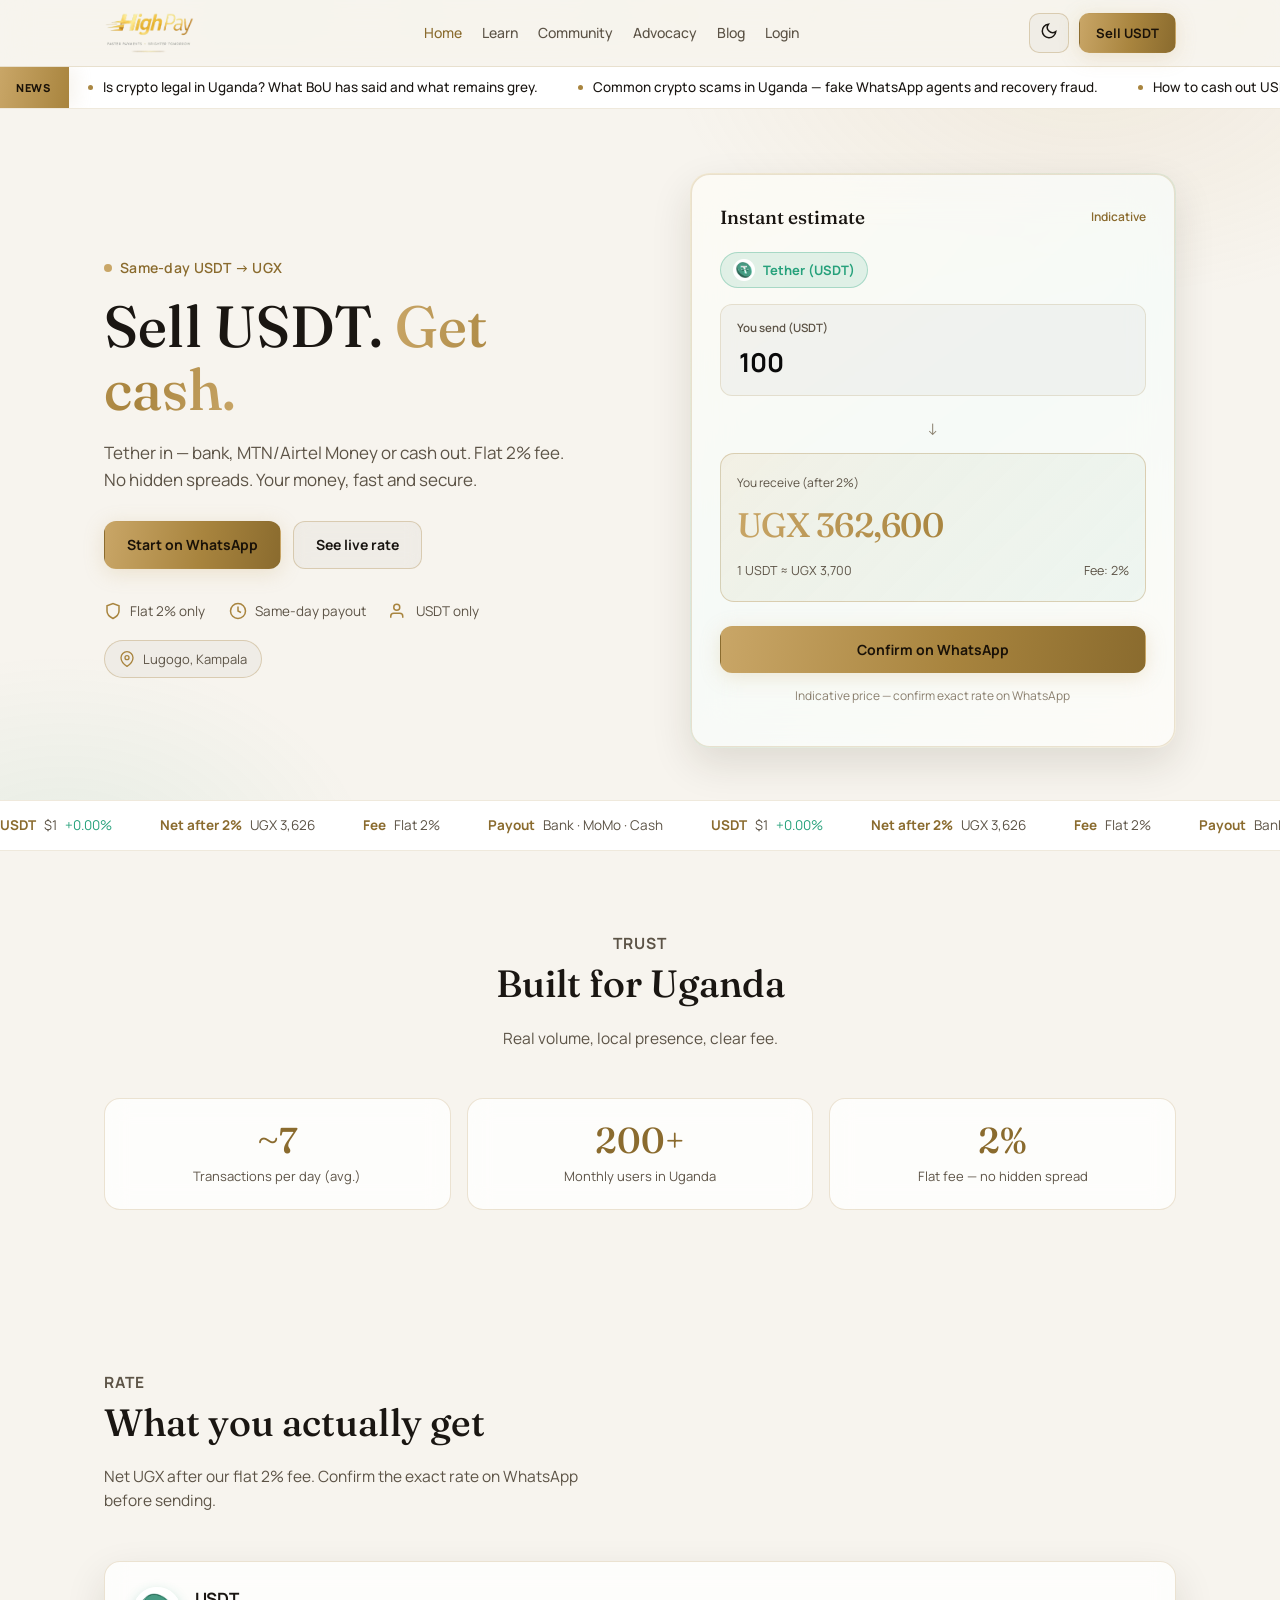
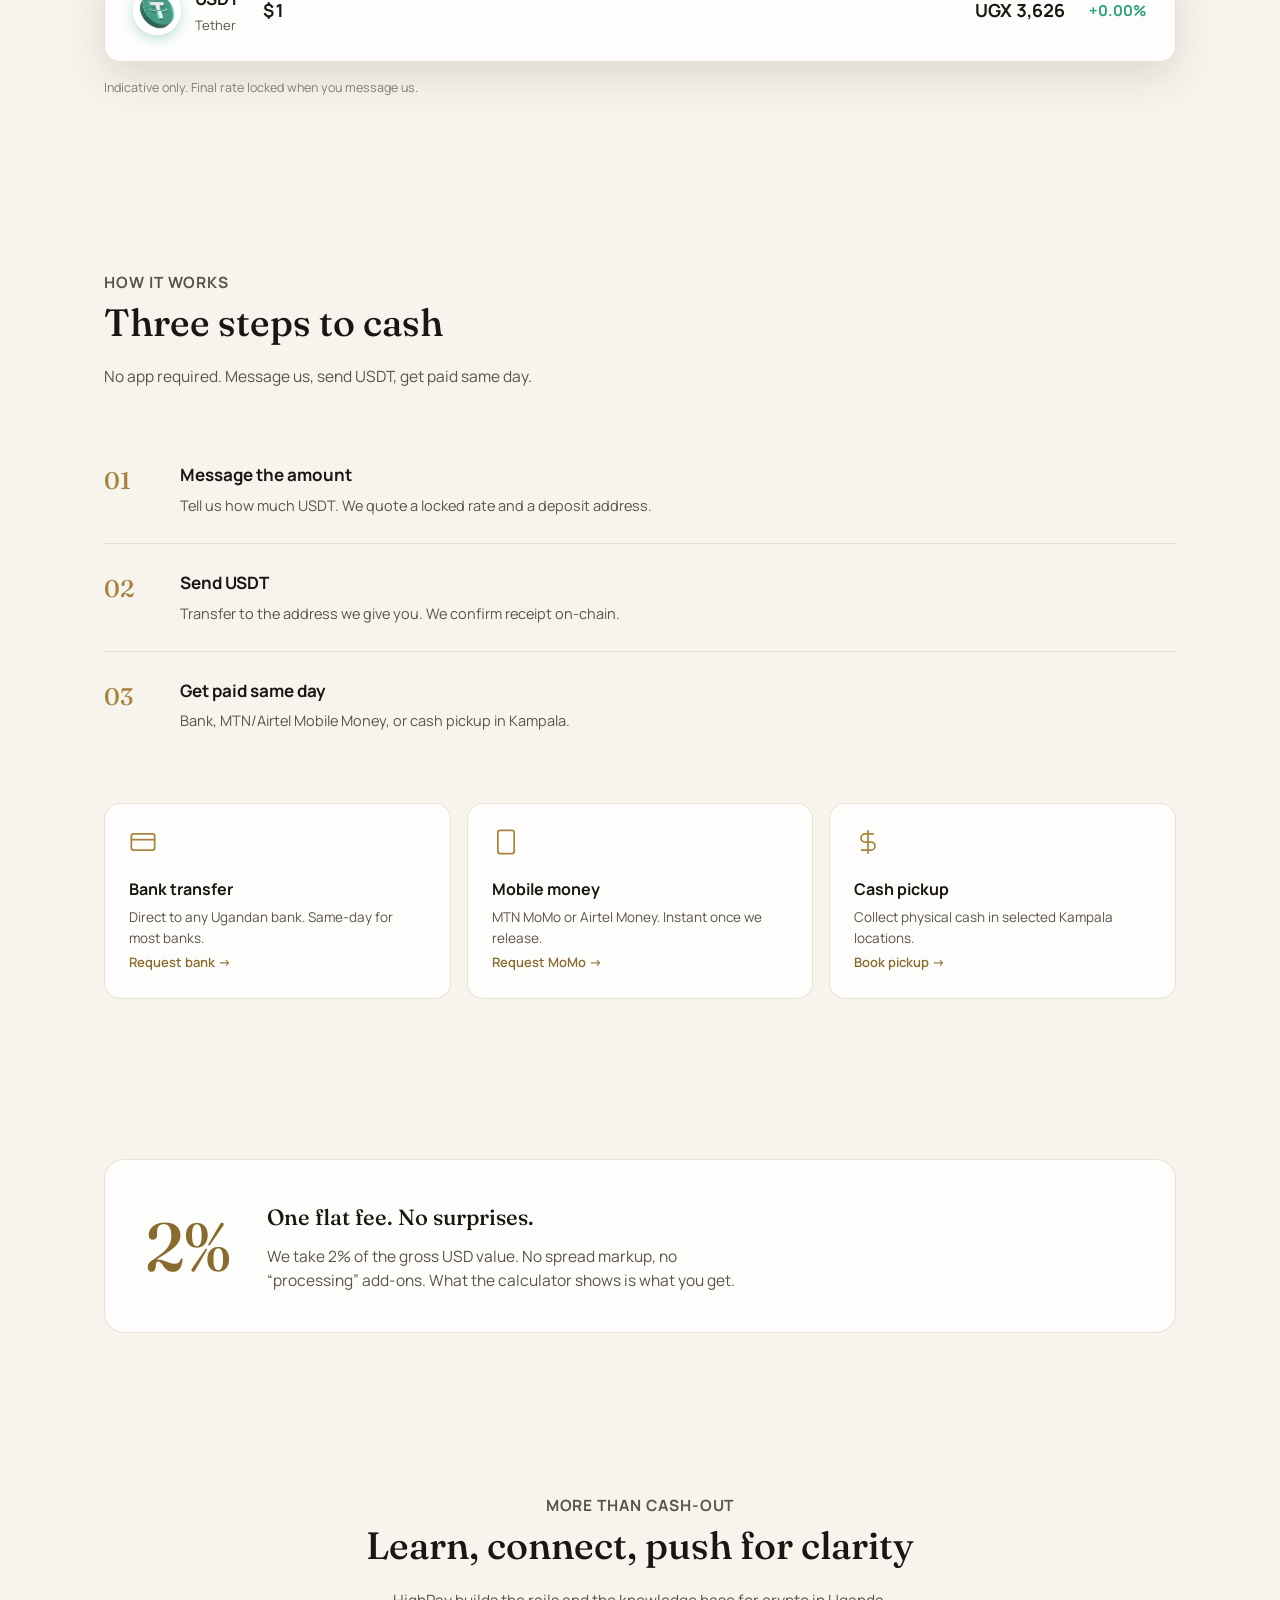
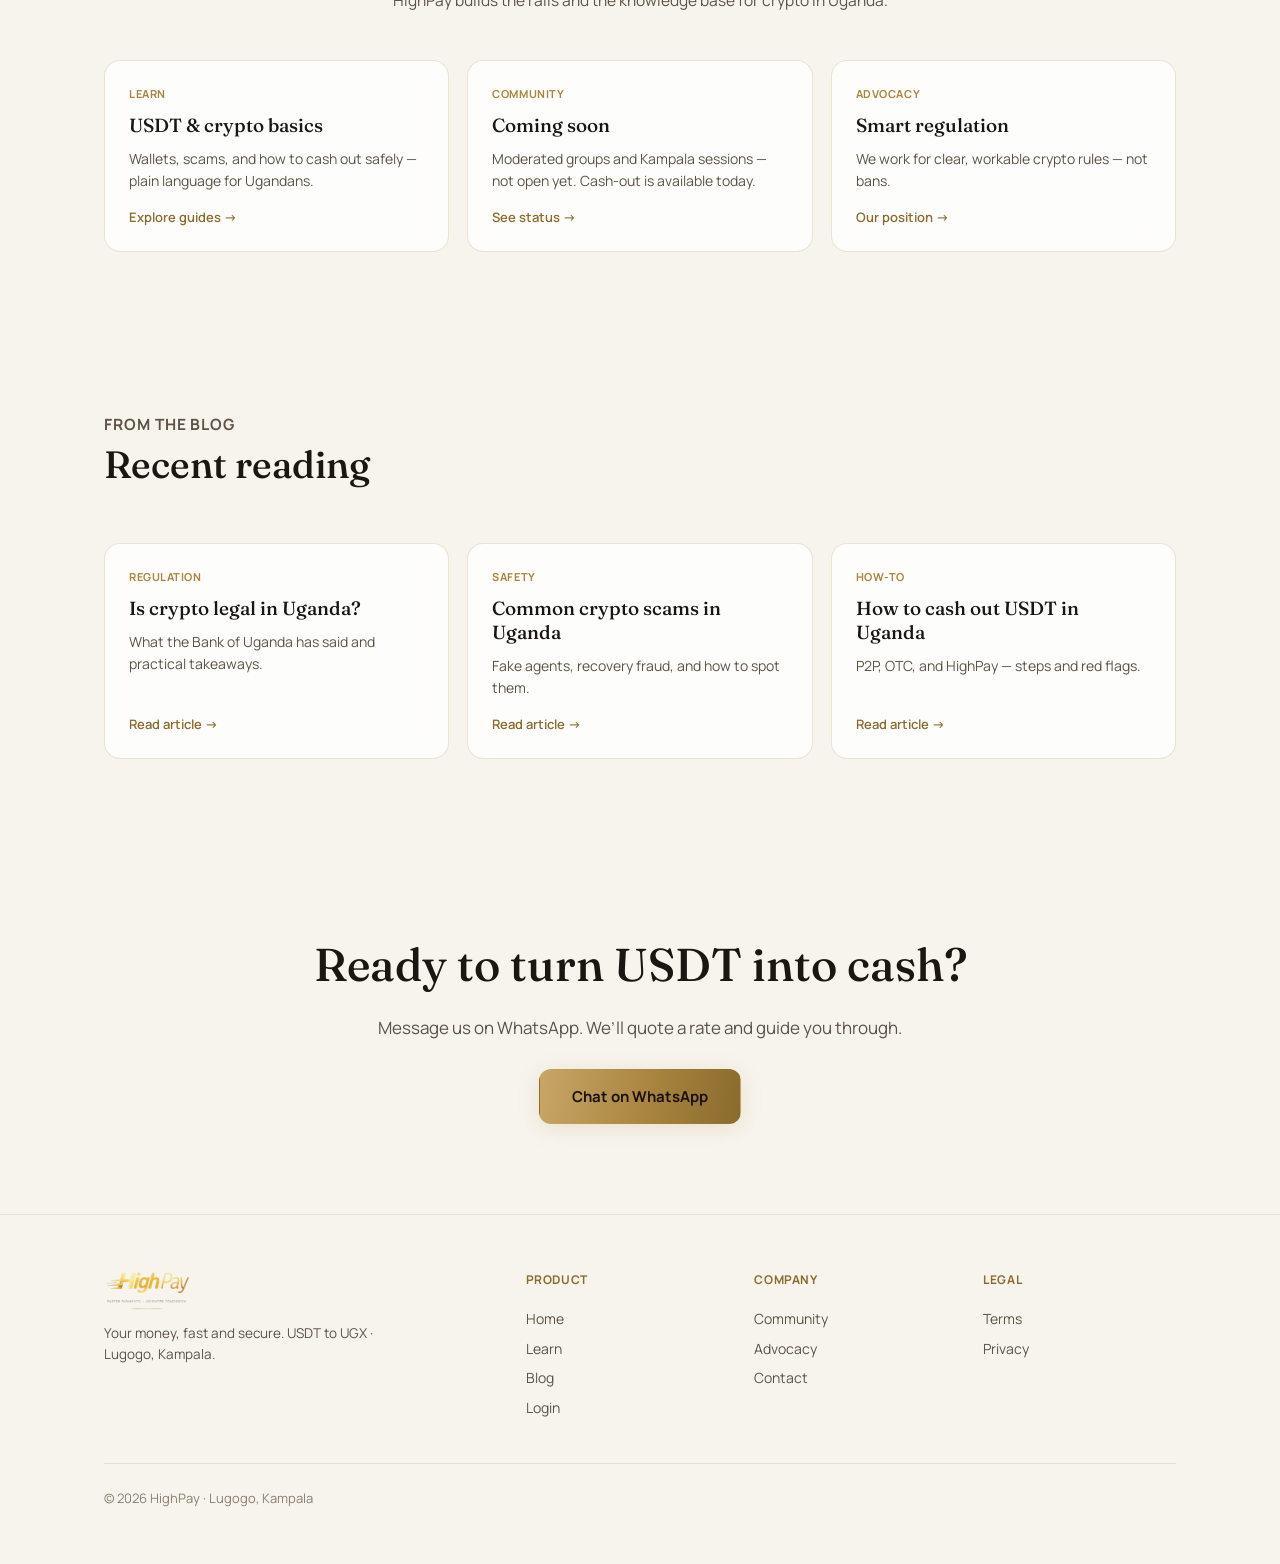
<file: index.html>
<!doctype html>
<html lang="en" data-theme="dark">
<head>
<meta charset="UTF-8" />
<meta name="viewport" content="width=device-width, initial-scale=1.0" />
<title>HighPay — Sell USDT, get cash in Uganda</title>
<meta name="description" content="HighPay turns your USDT into Ugandan shillings, same day. Flat 2%. Your money, fast and secure. Lugogo, Kampala." />
<link rel="preconnect" href="https://fonts.googleapis.com" />
<link rel="preconnect" href="https://fonts.gstatic.com" crossorigin />
<link href="https://fonts.googleapis.com/css2?family=Fraunces:opsz,wght@9..144,400;9..144,500;9..144,600&family=Manrope:wght@400;500;600;700;800&display=swap" rel="stylesheet" />
<link rel="stylesheet" href="assets/styles.css" />
<link rel="icon" href="assets/images/logo.png" />
</head>
<body>
<div class="coins-layer" id="coinsLayer" aria-hidden="true"></div>

<header class="nav">
  <div class="wrap nav-inner">
    <a href="index.html" class="brand">
      <img src="assets/images/logo.png" alt="HighPay — Your money, fast and secure" width="160" height="42" />
    </a>
    <button class="menu-toggle" aria-label="Menu">☰</button>
    <nav class="links">
      <a href="index.html" class="active">Home</a>
      <a href="learn.html">Learn</a>
      <a href="community.html">Community</a>
      <a href="advocacy.html">Advocacy</a>
      <a href="blog.html">Blog</a>
      <a href="login.html">Login</a>
    </nav>
    <div class="nav-actions">
      <button type="button" class="theme-toggle" data-theme-toggle aria-label="Toggle day/night mode">
        <span data-theme-icon></span>
      </button>
      <a href="#" class="btn btn-primary btn-sm" data-wa>Sell USDT</a>
    </div>
  </div>
</header>

<div class="news-marquee" aria-label="News">
  <div class="news-marquee-inner">
    <span class="news-label">News</span>
    <div class="news-track-wrap">
      <div class="news-track" id="newsTrack"></div>
    </div>
  </div>
</div>

<section class="hero">
  <div class="wrap hero-grid">
    <div>
      <p class="kicker"><span class="pulse-dot"></span>Same-day USDT → UGX</p>
      <h1 class="headline">Sell USDT. <span class="gold-text">Get cash.</span></h1>
      <p class="sub">Tether in — bank, MTN/Airtel Money or cash out. Flat 2% fee. No hidden spreads. Your money, fast and secure.</p>
      <div class="hero-cta">
        <a href="#" class="btn btn-primary" data-wa>Start on WhatsApp</a>
        <a href="#rates" class="btn btn-ghost">See live rate</a>
      </div>
      <div class="trust-row">
        <div>
          <svg width="18" height="18" viewBox="0 0 24 24" fill="none" stroke-width="2"><path d="M12 22s8-4 8-10V5l-8-3-8 3v7c0 6 8 10 8 10z"/></svg>
          Flat 2% only
        </div>
        <div>
          <svg width="18" height="18" viewBox="0 0 24 24" fill="none" stroke-width="2"><circle cx="12" cy="12" r="10"/><path d="M12 6v6l4 2"/></svg>
          Same-day payout
        </div>
        <div>
          <svg width="18" height="18" viewBox="0 0 24 24" fill="none" stroke-width="2"><path d="M17 21v-2a4 4 0 0 0-4-4H5a4 4 0 0 0-4 4v2"/><circle cx="9" cy="7" r="4"/></svg>
          USDT only
        </div>
      </div>
      <div class="location-pill">
        <svg width="16" height="16" viewBox="0 0 24 24" fill="none" stroke-width="2"><path d="M21 10c0 7-9 13-9 13s-9-6-9-13a9 9 0 0 1 18 0z"/><circle cx="12" cy="10" r="3"/></svg>
        Lugogo, Kampala
      </div>
    </div>

    <div class="calc-card">
      <div class="calc-inner">
        <div class="calc-head">
          <h3>Instant estimate</h3>
          <span class="live-tag" id="liveTag"><span class="pulse-dot"></span>Live</span>
        </div>
        <div class="usdt-badge">
          <img src="assets/images/usdt-3d.jpg" alt="USDT" width="22" height="22" />
          Tether (USDT)
        </div>
        <div class="field-row">
          <div class="field">
            <label for="amount">You send (USDT)</label>
            <input type="number" id="amount" value="100" min="0" step="any" inputmode="decimal" />
          </div>
        </div>
        <div class="calc-arrow">↓</div>
        <div class="payout-box">
          <label>You receive (after 2%)</label>
          <div class="payout-value gold-text" id="payoutValue">UGX 362,600</div>
          <div class="payout-meta">
            <span id="rateNote">1 USDT ≈ UGX 3,700</span>
            <span>Fee: 2%</span>
          </div>
        </div>
        <a href="#" class="btn btn-primary calc-cta" id="calcWhatsapp" data-wa>Confirm on WhatsApp</a>
        <p class="calc-note" id="calcSource">Live USDT price · refreshed every 60s</p>
      </div>
    </div>
  </div>
</section>

<div class="ticker-strip">
  <div class="ticker-track" id="tickerTrack"></div>
</div>


<section>
  <div class="wrap">
    <div class="sec-head center">
      <p class="sec-label">Trust</p>
      <h2>Built for Uganda</h2>
      <p>Real volume, local presence, clear fee.</p>
    </div>
    <div class="stats-row">
      <div class="stat-card">
        <div class="num">~7</div>
        <p class="label">Transactions per day (avg.)</p>
      </div>
      <div class="stat-card">
        <div class="num">200+</div>
        <p class="label">Monthly users in Uganda</p>
      </div>
      <div class="stat-card">
        <div class="num">2%</div>
        <p class="label">Flat fee — no hidden spread</p>
      </div>
    </div>
  </div>
</section>

<section id="rates">
  <div class="wrap">
    <div class="sec-head">
      <p class="sec-label">Rate</p>
      <h2>What you actually get</h2>
      <p>Net UGX after our flat 2% fee. Confirm the exact rate on WhatsApp before sending.</p>
    </div>
    <div class="rate-card">
      <div class="rate-asset">
        <img src="assets/images/usdt-3d.jpg" alt="USDT" width="48" height="48" />
        <div>
          <b>USDT</b>
          <span>Tether</span>
        </div>
      </div>
      <div class="rate-num" id="rateUsd">$1.00
        <small>USD price</small>
      </div>
      <div class="rate-num" id="rateUgx">UGX 3,626
        <small>Net after fee</small>
      </div>
      <div class="rate-change up" id="rateChange">+0.00%</div>
    </div>
    <p class="rates-foot">Indicative only. Final rate locked when you message us.</p>
  </div>
</section>

<section>
  <div class="wrap">
    <div class="sec-head">
      <p class="sec-label">How it works</p>
      <h2>Three steps to cash</h2>
      <p>No app required. Message us, send USDT, get paid same day.</p>
    </div>
    <div class="process-list">
      <div class="process-item">
        <div class="process-num">01</div>
        <div>
          <h3>Message the amount</h3>
          <p>Tell us how much USDT. We quote a locked rate and a deposit address.</p>
        </div>
      </div>
      <div class="process-item">
        <div class="process-num">02</div>
        <div>
          <h3>Send USDT</h3>
          <p>Transfer to the address we give you. We confirm receipt on-chain.</p>
        </div>
      </div>
      <div class="process-item">
        <div class="process-num">03</div>
        <div>
          <h3>Get paid same day</h3>
          <p>Bank, MTN/Airtel Mobile Money, or cash pickup in Kampala.</p>
        </div>
      </div>
    </div>

    <div class="payout-methods">
      <div class="method-card">
        <svg width="28" height="28" viewBox="0 0 24 24" fill="none" stroke-width="1.5"><rect x="2" y="5" width="20" height="14" rx="2"/><path d="M2 10h20"/></svg>
        <h4>Bank transfer</h4>
        <p>Direct to any Ugandan bank. Same-day for most banks.</p>
        <a href="#" class="cta" data-wa>Request bank →</a>
      </div>
      <div class="method-card">
        <svg width="28" height="28" viewBox="0 0 24 24" fill="none" stroke-width="1.5"><rect x="5" y="2" width="14" height="20" rx="2"/><path d="M12 18h.01"/></svg>
        <h4>Mobile money</h4>
        <p>MTN MoMo or Airtel Money. Instant once we release.</p>
        <a href="#" class="cta" data-wa>Request MoMo →</a>
      </div>
      <div class="method-card">
        <svg width="28" height="28" viewBox="0 0 24 24" fill="none" stroke-width="1.5"><path d="M12 2v20M17 5H9.5a3.5 3.5 0 0 0 0 7h5a3.5 3.5 0 0 1 0 7H6"/></svg>
        <h4>Cash pickup</h4>
        <p>Collect physical cash in selected Kampala locations.</p>
        <a href="#" class="cta" data-wa>Book pickup →</a>
      </div>
    </div>
  </div>
</section>

<section>
  <div class="wrap">
    <div class="fee-band">
      <div class="fee-number">2%</div>
      <div>
        <h3>One flat fee. No surprises.</h3>
        <p>We take 2% of the gross USD value. No spread markup, no “processing” add-ons. What the calculator shows is what you get.</p>
      </div>
    </div>
  </div>
</section>

<section>
  <div class="wrap">
    <div class="sec-head center">
      <p class="sec-label">More than cash-out</p>
      <h2>Learn, connect, push for clarity</h2>
      <p>HighPay builds the rails and the knowledge base for crypto in Uganda.</p>
    </div>
    <div class="card-grid">
      <a href="learn.html" class="card">
        <span class="tag">Learn</span>
        <h3>USDT &amp; crypto basics</h3>
        <p>Wallets, scams, and how to cash out safely — plain language for Ugandans.</p>
        <span class="read">Explore guides →</span>
      </a>
      <a href="community.html" class="card">
        <span class="tag">Community</span>
        <h3>Coming soon</h3>
        <p>Moderated groups and Kampala sessions — not open yet. Cash-out is available today.</p>
        <span class="read">See status →</span>
      </a>
      <a href="advocacy.html" class="card">
        <span class="tag">Advocacy</span>
        <h3>Smart regulation</h3>
        <p>We work for clear, workable crypto rules — not bans.</p>
        <span class="read">Our position →</span>
      </a>
    </div>
  </div>
</section>

<section>
  <div class="wrap">
    <div class="sec-head">
      <p class="sec-label">From the blog</p>
      <h2>Recent reading</h2>
    </div>
    <div class="card-grid">
      <a href="blog/is-crypto-legal-uganda.html" class="card">
        <span class="tag">Regulation</span>
        <h3>Is crypto legal in Uganda?</h3>
        <p>What the Bank of Uganda has said and practical takeaways.</p>
        <span class="read">Read article →</span>
      </a>
      <a href="blog/crypto-scams-uganda.html" class="card">
        <span class="tag">Safety</span>
        <h3>Common crypto scams in Uganda</h3>
        <p>Fake agents, recovery fraud, and how to spot them.</p>
        <span class="read">Read article →</span>
      </a>
      <a href="blog/cash-out-crypto-uganda.html" class="card">
        <span class="tag">How-to</span>
        <h3>How to cash out USDT in Uganda</h3>
        <p>P2P, OTC, and HighPay — steps and red flags.</p>
        <span class="read">Read article →</span>
      </a>
    </div>
  </div>
</section>

<section class="cta-band">
  <div class="wrap">
    <h2>Ready to turn USDT into cash?</h2>
    <p>Message us on WhatsApp. We’ll quote a rate and guide you through.</p>
    <a href="#" class="btn btn-primary" data-wa>Chat on WhatsApp</a>
  </div>
</section>

<footer>
  <div class="wrap">
    <div class="foot-grid">
      <div class="foot-brand">
        <img src="assets/images/logo.png" alt="HighPay" width="140" height="36" />
        <p>Your money, fast and secure. USDT to UGX · Lugogo, Kampala.</p>
      </div>
      <div class="foot-col">
        <h5>Product</h5>
        <a href="index.html">Home</a>
        <a href="learn.html">Learn</a>
        <a href="blog.html">Blog</a>
        <a href="login.html">Login</a>
      </div>
      <div class="foot-col">
        <h5>Company</h5>
        <a href="community.html">Community</a>
        <a href="advocacy.html">Advocacy</a>
        <a href="#" data-wa>Contact</a>
      </div>
      <div class="foot-col">
        <h5>Legal</h5>
        <a href="terms.html">Terms</a>
        <a href="privacy.html">Privacy</a>
      </div>
    </div>
    <div class="foot-bottom">
      <p>© <span id="year"></span> HighPay · Lugogo, Kampala</p>
    </div>
    <p class="disclaimer"> </p>
  </div>
</footer>

<script src="assets/main.js"></script>
</body>
</html>
</file>
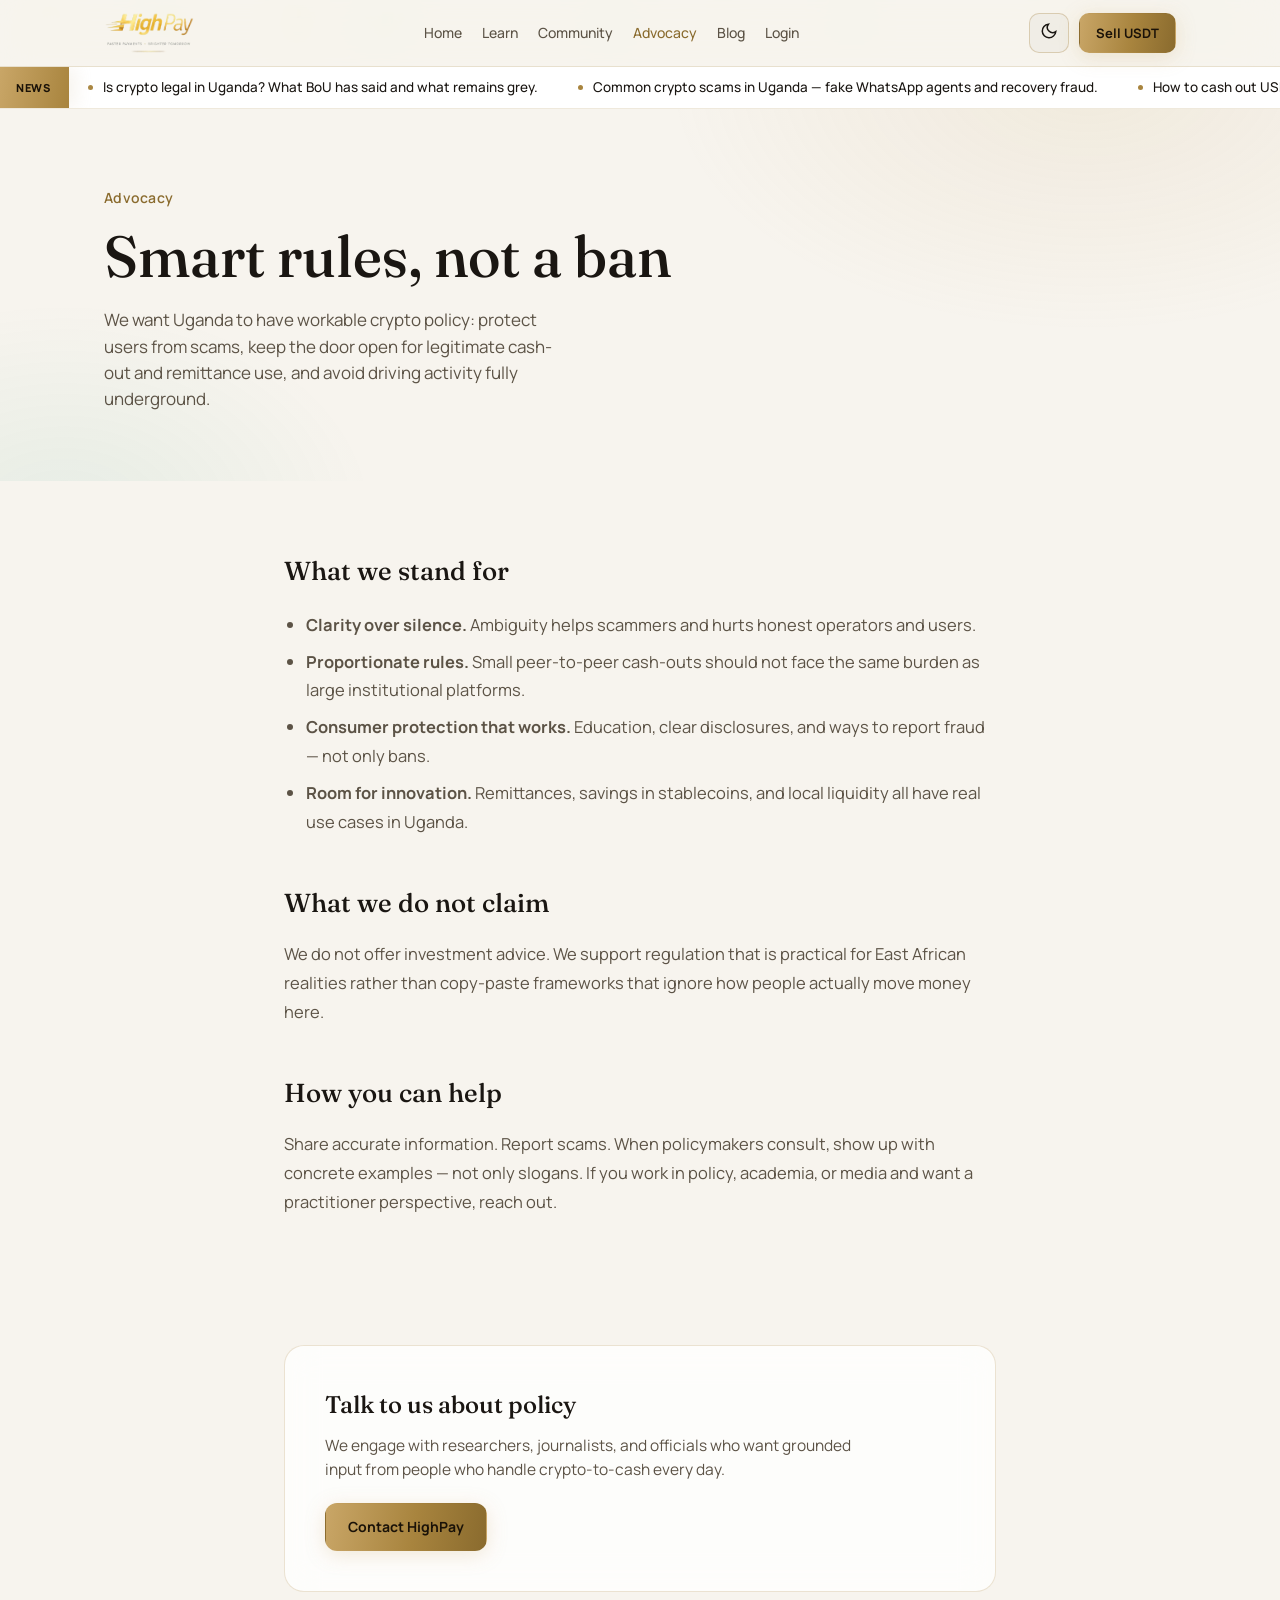
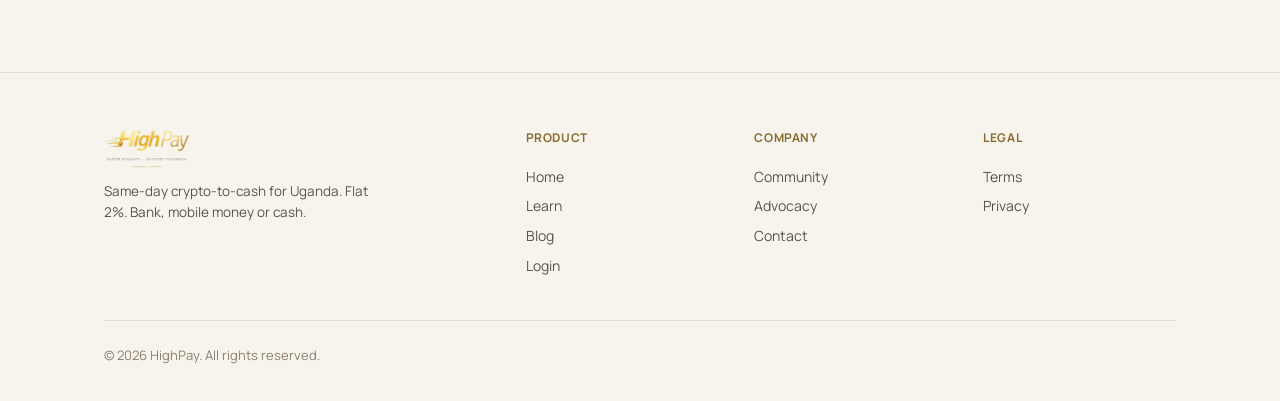
<file: advocacy.html>
<!doctype html>
<html lang="en" data-theme="dark">
<head>
<meta charset="UTF-8" />
<meta name="viewport" content="width=device-width, initial-scale=1.0" />
<title>Advocacy — HighPay</title>
<link rel="icon" href="assets/images/logo.png" />
<meta name="description" content="HighPay’s position on crypto regulation in Uganda: clear rules, consumer protection, and room for legitimate services to operate." />
<link rel="preconnect" href="https://fonts.googleapis.com" />
<link rel="preconnect" href="https://fonts.gstatic.com" crossorigin />
<link href="https://fonts.googleapis.com/css2?family=Fraunces:opsz,wght@9..144,400;9..144,500;9..144,600&family=Manrope:wght@400;500;600;700;800&display=swap" rel="stylesheet" />
<link rel="stylesheet" href="assets/styles.css" />
</head>
<body>
<div class="coins-layer" id="coinsLayer" aria-hidden="true"></div>

<header class="nav">
  <div class="wrap nav-inner">
    <a href="index.html" class="brand">
      <img src="assets/images/logo.png" alt="HighPay" width="140" height="46" />
    </a>
    <button class="menu-toggle" aria-label="Menu">☰</button>
    <nav class="links">
      <a href="index.html">Home</a>
      <a href="learn.html">Learn</a>
      <a href="community.html">Community</a>
      <a href="advocacy.html" class="active">Advocacy</a>
      <a href="blog.html">Blog</a>
      <a href="login.html">Login</a>
    </nav>
        <div class="nav-actions">
      <button type="button" class="theme-toggle" data-theme-toggle aria-label="Toggle day/night mode">
        <span data-theme-icon></span>
      </button>
      <a href="#" class="btn btn-primary btn-sm" data-wa>Sell USDT</a>
    </div>
  </div>
</header>

<div class="news-marquee" aria-label="News">
  <div class="news-marquee-inner">
    <span class="news-label">News</span>
    <div class="news-track-wrap">
      <div class="news-track" id="newsTrack"></div>
    </div>
  </div>
</div>


<section class="hero" style="padding-bottom:40px">
  <div class="wrap">
    <p class="kicker">Advocacy</p>
    <h1 class="headline" style="max-width:18ch">Smart rules, not a ban</h1>
    <p class="sub">We want Uganda to have workable crypto policy: protect users from scams, keep the door open for legitimate cash-out and remittance use, and avoid driving activity fully underground.</p>
  </div>
</section>


<section style="padding-top:24px">
  <div class="wrap-narrow">
    <div class="post-body" style="padding-top:0">
      <h2>What we stand for</h2>
      <ul>
        <li><strong>Clarity over silence.</strong> Ambiguity helps scammers and hurts honest operators and users.</li>
        <li><strong>Proportionate rules.</strong> Small peer-to-peer cash-outs should not face the same burden as large institutional platforms.</li>
        <li><strong>Consumer protection that works.</strong> Education, clear disclosures, and ways to report fraud — not only bans.</li>
        <li><strong>Room for innovation.</strong> Remittances, savings in stablecoins, and local liquidity all have real use cases in Uganda.</li>
      </ul>

      <h2>What we do not claim</h2>
      <p>We do not offer investment advice. We support regulation that is practical for East African realities rather than copy-paste frameworks that ignore how people actually move money here.</p>

      <h2>How you can help</h2>
      <p>Share accurate information. Report scams. When policymakers consult, show up with concrete examples — not only slogans. If you work in policy, academia, or media and want a practitioner perspective, reach out.</p>
    </div>

    <div class="band" style="margin-top:40px">
      <h3>Talk to us about policy</h3>
      <p>We engage with researchers, journalists, and officials who want grounded input from people who handle crypto-to-cash every day.</p>
      <div class="actions">
        <a href="#" class="btn btn-primary" data-wa>Contact HighPay</a>
      </div>
    </div>
  </div>
</section>

<footer>
  <div class="wrap">
    <div class="foot-grid">
      <div class="foot-brand">
        <img src="assets/images/logo.png" alt="HighPay" width="140" height="44" />
        <p>Same-day crypto-to-cash for Uganda. Flat 2%. Bank, mobile money or cash.</p>
      </div>
      <div class="foot-col">
        <h5>Product</h5>
        <a href="index.html">Home</a>
        <a href="learn.html">Learn</a>
        <a href="blog.html">Blog</a>
        <a href="login.html">Login</a>
      </div>
      <div class="foot-col">
        <h5>Company</h5>
        <a href="community.html">Community</a>
        <a href="advocacy.html">Advocacy</a>
        <a href="#" data-wa>Contact</a>
      </div>
      <div class="foot-col">
        <h5>Legal</h5>
        <a href="terms.html">Terms</a>
        <a href="privacy.html">Privacy</a>
      </div>
    </div>
    <div class="foot-bottom">
      <p>© <span id="year"></span> HighPay. All rights reserved.</p>
    </div>
  </div>
</footer>

<script src="assets/main.js"></script>
</body>
</html>
</file>
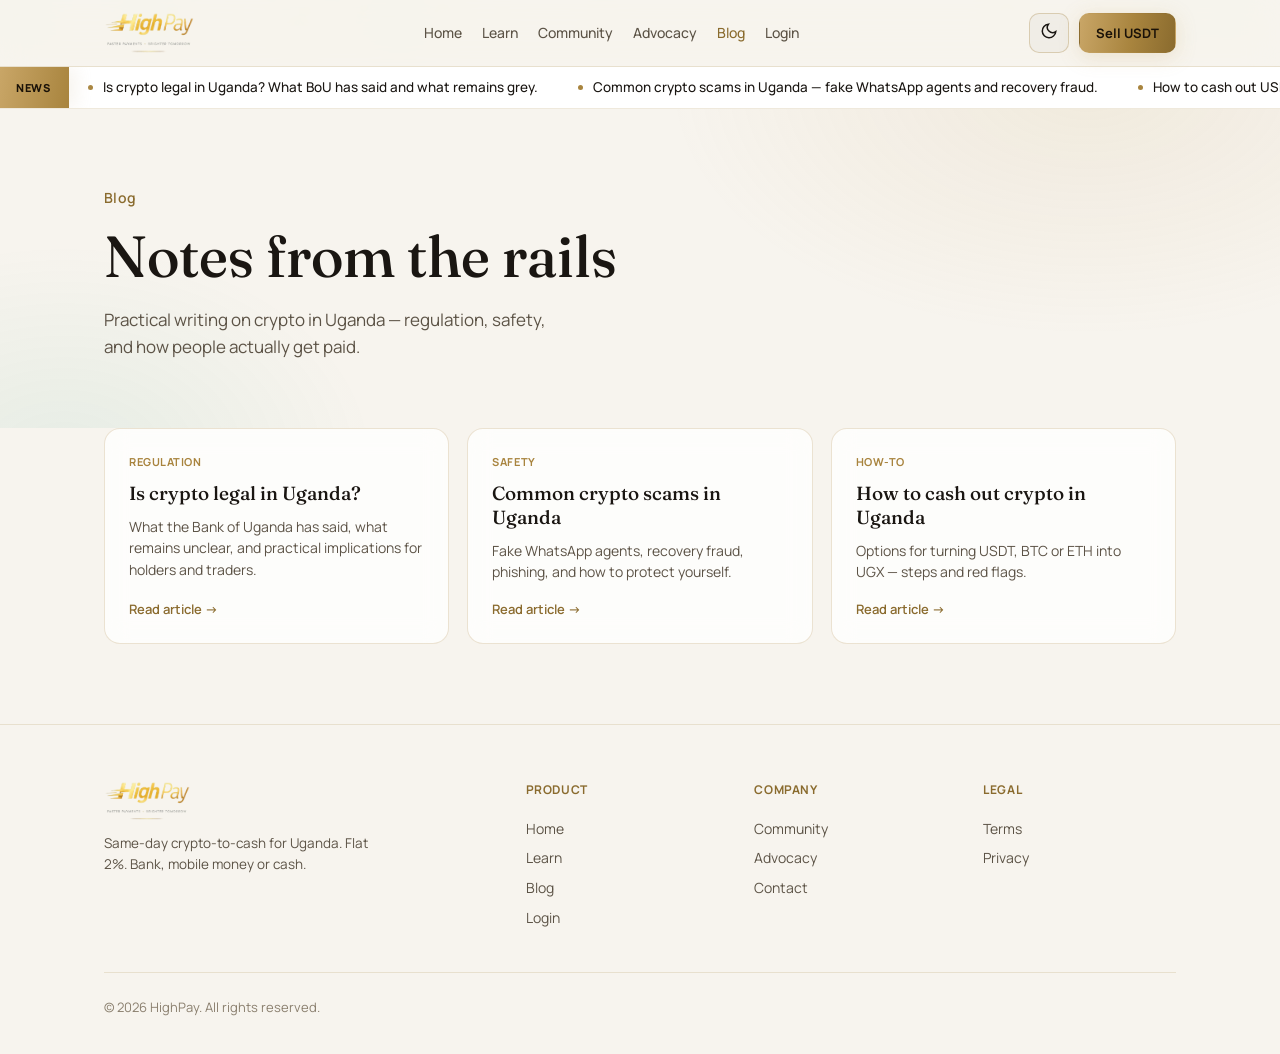
<file: blog.html>
<!doctype html>
<html lang="en" data-theme="dark">
<head>
<meta charset="UTF-8" />
<meta name="viewport" content="width=device-width, initial-scale=1.0" />
<title>Blog — HighPay</title>
<link rel="icon" href="assets/images/logo.png" />
<meta name="description" content="Articles on crypto in Uganda: legality, scams, cash-out methods, and practical guides." />
<link rel="preconnect" href="https://fonts.googleapis.com" />
<link rel="preconnect" href="https://fonts.gstatic.com" crossorigin />
<link href="https://fonts.googleapis.com/css2?family=Fraunces:opsz,wght@9..144,400;9..144,500;9..144,600&family=Manrope:wght@400;500;600;700;800&display=swap" rel="stylesheet" />
<link rel="stylesheet" href="assets/styles.css" />
</head>
<body>
<div class="coins-layer" id="coinsLayer" aria-hidden="true"></div>

<header class="nav">
  <div class="wrap nav-inner">
    <a href="index.html" class="brand">
      <img src="assets/images/logo.png" alt="HighPay" width="140" height="46" />
    </a>
    <button class="menu-toggle" aria-label="Menu">☰</button>
    <nav class="links">
      <a href="index.html">Home</a>
      <a href="learn.html">Learn</a>
      <a href="community.html">Community</a>
      <a href="advocacy.html">Advocacy</a>
      <a href="blog.html" class="active">Blog</a>
      <a href="login.html">Login</a>
    </nav>
        <div class="nav-actions">
      <button type="button" class="theme-toggle" data-theme-toggle aria-label="Toggle day/night mode">
        <span data-theme-icon></span>
      </button>
      <a href="#" class="btn btn-primary btn-sm" data-wa>Sell USDT</a>
    </div>
  </div>
</header>

<div class="news-marquee" aria-label="News">
  <div class="news-marquee-inner">
    <span class="news-label">News</span>
    <div class="news-track-wrap">
      <div class="news-track" id="newsTrack"></div>
    </div>
  </div>
</div>


<section class="hero" style="padding-bottom:40px">
  <div class="wrap">
    <p class="kicker">Blog</p>
    <h1 class="headline" style="max-width:14ch">Notes from the rails</h1>
    <p class="sub">Practical writing on crypto in Uganda — regulation, safety, and how people actually get paid.</p>
  </div>
</section>

<section style="padding-top:0">
  <div class="wrap">
    <div class="card-grid">
      <a href="blog/is-crypto-legal-uganda.html" class="card">
        <span class="tag">Regulation</span>
        <h3>Is crypto legal in Uganda?</h3>
        <p>What the Bank of Uganda has said, what remains unclear, and practical implications for holders and traders.</p>
        <span class="read">Read article →</span>
      </a>
      <a href="blog/crypto-scams-uganda.html" class="card">
        <span class="tag">Safety</span>
        <h3>Common crypto scams in Uganda</h3>
        <p>Fake WhatsApp agents, recovery fraud, phishing, and how to protect yourself.</p>
        <span class="read">Read article →</span>
      </a>
      <a href="blog/cash-out-crypto-uganda.html" class="card">
        <span class="tag">How-to</span>
        <h3>How to cash out crypto in Uganda</h3>
        <p>Options for turning USDT, BTC or ETH into UGX — steps and red flags.</p>
        <span class="read">Read article →</span>
      </a>
    </div>
  </div>
</section>

<footer>
  <div class="wrap">
    <div class="foot-grid">
      <div class="foot-brand">
        <img src="assets/images/logo.png" alt="HighPay" width="140" height="44" />
        <p>Same-day crypto-to-cash for Uganda. Flat 2%. Bank, mobile money or cash.</p>
      </div>
      <div class="foot-col">
        <h5>Product</h5>
        <a href="index.html">Home</a>
        <a href="learn.html">Learn</a>
        <a href="blog.html">Blog</a>
        <a href="login.html">Login</a>
      </div>
      <div class="foot-col">
        <h5>Company</h5>
        <a href="community.html">Community</a>
        <a href="advocacy.html">Advocacy</a>
        <a href="#" data-wa>Contact</a>
      </div>
      <div class="foot-col">
        <h5>Legal</h5>
        <a href="terms.html">Terms</a>
        <a href="privacy.html">Privacy</a>
      </div>
    </div>
    <div class="foot-bottom">
      <p>© <span id="year"></span> HighPay. All rights reserved.</p>
    </div>
  </div>
</footer>

<script src="assets/main.js"></script>
</body>
</html>
</file>
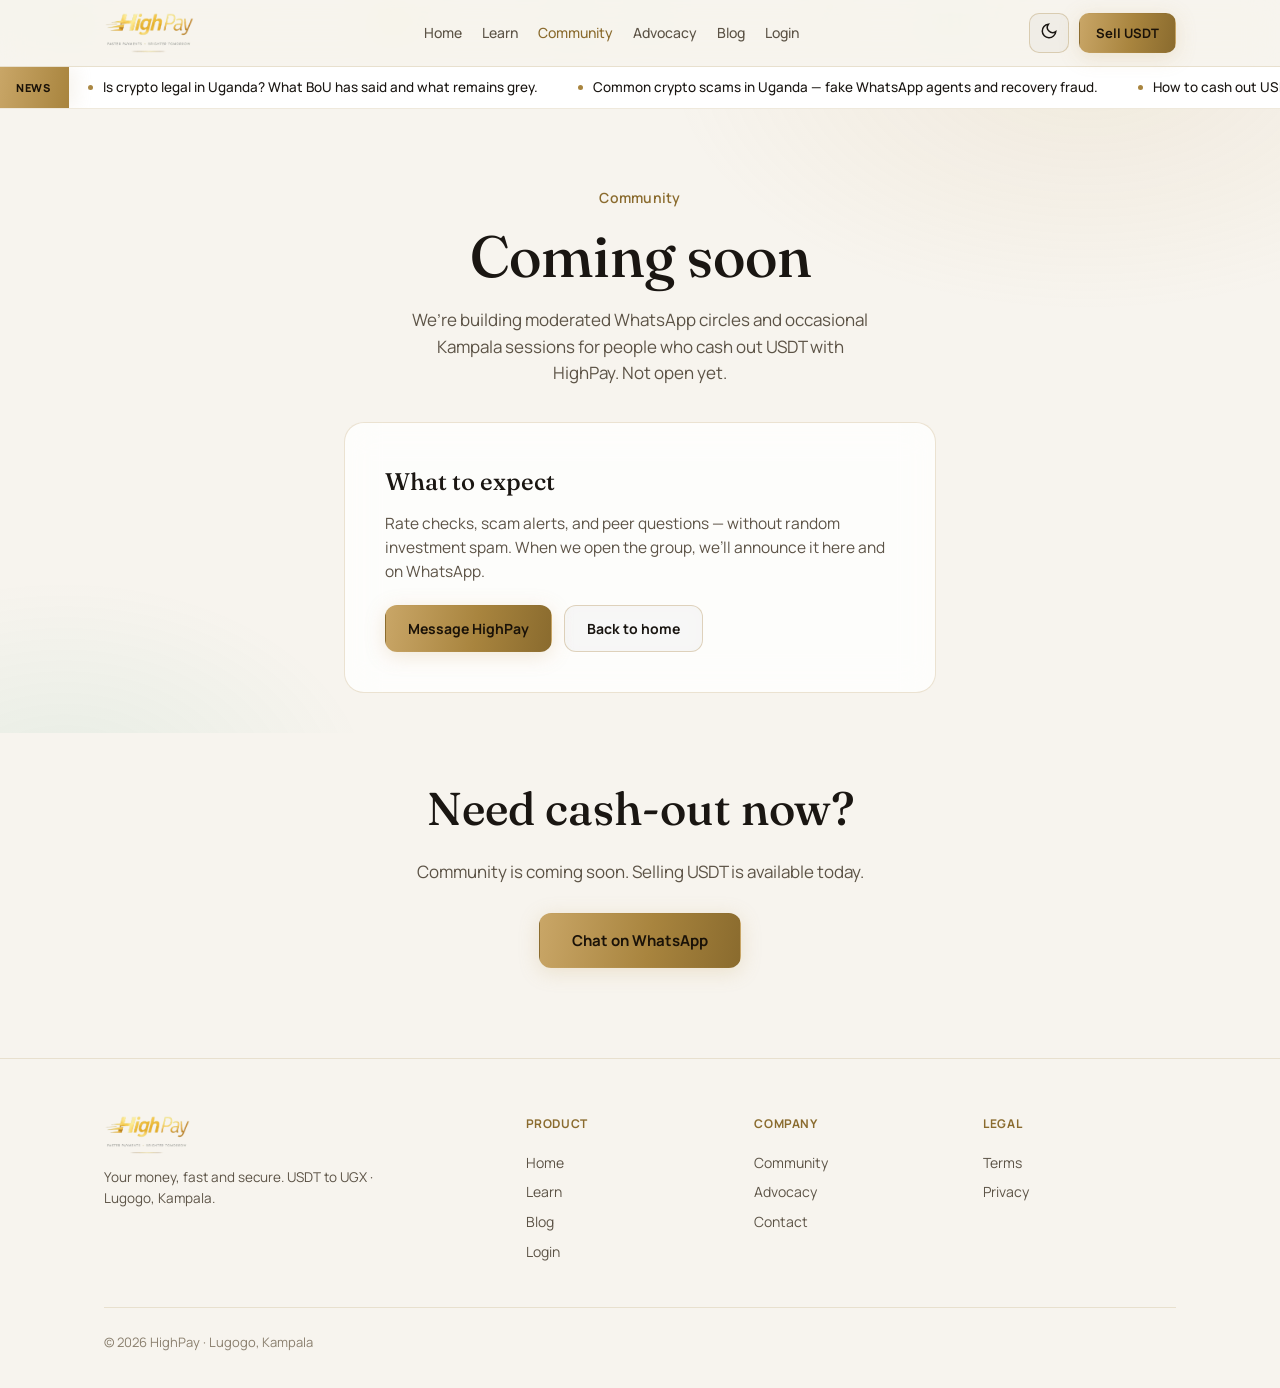
<file: community.html>
<!doctype html>
<html lang="en" data-theme="dark">
<head>
<meta charset="UTF-8" />
<meta name="viewport" content="width=device-width, initial-scale=1.0" />
<title>Community — Coming Soon · HighPay</title>
<meta name="description" content="HighPay community is coming soon. WhatsApp groups and Kampala meetups for USDT users in Uganda." />
<link rel="preconnect" href="https://fonts.googleapis.com" />
<link rel="preconnect" href="https://fonts.gstatic.com" crossorigin />
<link href="https://fonts.googleapis.com/css2?family=Fraunces:opsz,wght@9..144,400;9..144,500;9..144,600&family=Manrope:wght@400;500;600;700;800&display=swap" rel="stylesheet" />
<link rel="stylesheet" href="assets/styles.css" />
<link rel="icon" href="assets/images/logo.png" />
</head>
<body>
<div class="coins-layer" id="coinsLayer" aria-hidden="true"></div>

<header class="nav">
  <div class="wrap nav-inner">
    <a href="index.html" class="brand">
      <img src="assets/images/logo.png" alt="HighPay — Your money, fast and secure" width="160" height="42" />
    </a>
    <button class="menu-toggle" aria-label="Menu">☰</button>
    <nav class="links">
      <a href="index.html">Home</a>
      <a href="learn.html">Learn</a>
      <a href="community.html" class="active">Community</a>
      <a href="advocacy.html">Advocacy</a>
      <a href="blog.html">Blog</a>
      <a href="login.html">Login</a>
    </nav>
    <div class="nav-actions">
      <button type="button" class="theme-toggle" data-theme-toggle aria-label="Toggle day/night mode">
        <span data-theme-icon></span>
      </button>
      <a href="#" class="btn btn-primary btn-sm" data-wa>Sell USDT</a>
    </div>
  </div>
</header>

<div class="news-marquee" aria-label="News">
  <div class="news-marquee-inner">
    <span class="news-label">News</span>
    <div class="news-track-wrap">
      <div class="news-track" id="newsTrack"></div>
    </div>
  </div>
</div>

<section class="hero" style="padding-bottom:40px">
  <div class="wrap" style="max-width:640px;margin:0 auto;text-align:center">
    <p class="kicker" style="justify-content:center">Community</p>
    <h1 class="headline" style="max-width:14ch;margin-inline:auto">Coming soon</h1>
    <p class="sub" style="margin-inline:auto">We’re building moderated WhatsApp circles and occasional Kampala sessions for people who cash out USDT with HighPay. Not open yet.</p>
    <div class="band" style="text-align:left;margin-top:36px">
      <h3>What to expect</h3>
      <p>Rate checks, scam alerts, and peer questions — without random investment spam. When we open the group, we’ll announce it here and on WhatsApp.</p>
      <div class="actions">
        <a href="#" class="btn btn-primary" data-wa>Message HighPay</a>
        <a href="index.html" class="btn btn-ghost">Back to home</a>
      </div>
    </div>
  </div>
</section>

<section class="cta-band" style="padding-top:40px">
  <div class="wrap">
    <h2>Need cash-out now?</h2>
    <p>Community is coming soon. Selling USDT is available today.</p>
    <a href="#" class="btn btn-primary" data-wa>Chat on WhatsApp</a>
  </div>
</section>

<footer>
  <div class="wrap">
    <div class="foot-grid">
      <div class="foot-brand">
        <img src="assets/images/logo.png" alt="HighPay" width="140" height="36" />
        <p>Your money, fast and secure. USDT to UGX · Lugogo, Kampala.</p>
      </div>
      <div class="foot-col">
        <h5>Product</h5>
        <a href="index.html">Home</a>
        <a href="learn.html">Learn</a>
        <a href="blog.html">Blog</a>
        <a href="login.html">Login</a>
      </div>
      <div class="foot-col">
        <h5>Company</h5>
        <a href="community.html">Community</a>
        <a href="advocacy.html">Advocacy</a>
        <a href="#" data-wa>Contact</a>
      </div>
      <div class="foot-col">
        <h5>Legal</h5>
        <a href="terms.html">Terms</a>
        <a href="privacy.html">Privacy</a>
      </div>
    </div>
    <div class="foot-bottom">
      <p>© <span id="year"></span> HighPay · Lugogo, Kampala</p>
    </div>
  </div>
</footer>

<script src="assets/main.js"></script>
</body>
</html>
</file>
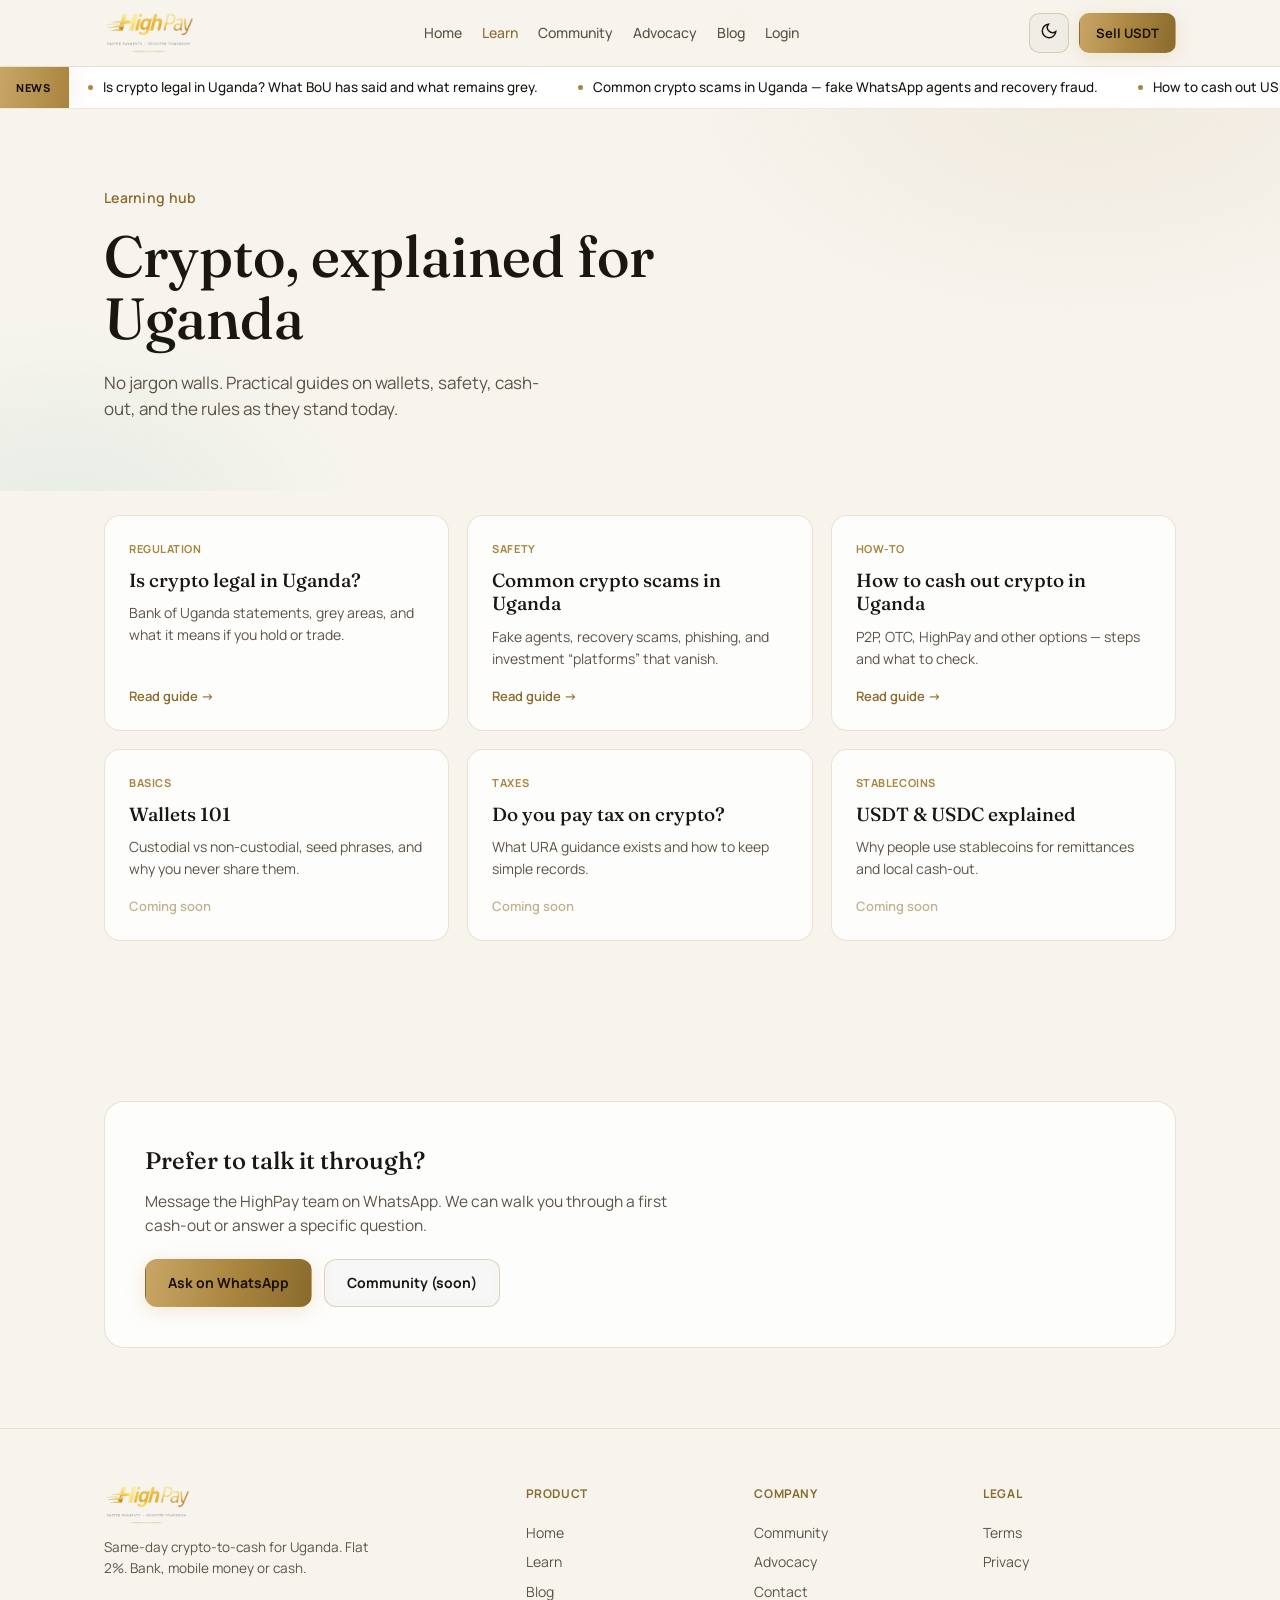
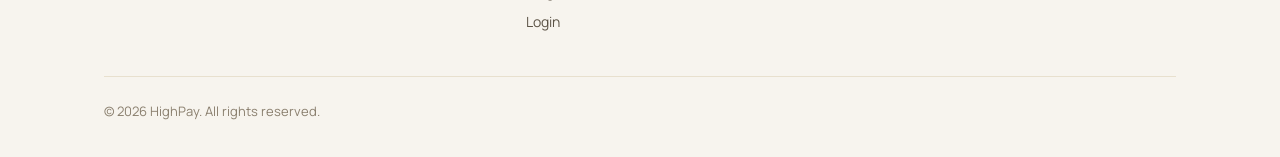
<file: learn.html>
<!doctype html>
<html lang="en" data-theme="dark">
<head>
<meta charset="UTF-8" />
<meta name="viewport" content="width=device-width, initial-scale=1.0" />
<title>Learn — HighPay</title>
<link rel="icon" href="assets/images/logo.png" />
<meta name="description" content="Crypto education for Ugandans: wallets, scams, taxes, cash-out, and regulation in plain language." />
<link rel="preconnect" href="https://fonts.googleapis.com" />
<link rel="preconnect" href="https://fonts.gstatic.com" crossorigin />
<link href="https://fonts.googleapis.com/css2?family=Fraunces:opsz,wght@9..144,400;9..144,500;9..144,600&family=Manrope:wght@400;500;600;700;800&display=swap" rel="stylesheet" />
<link rel="stylesheet" href="assets/styles.css" />
</head>
<body>
<div class="coins-layer" id="coinsLayer" aria-hidden="true"></div>

<header class="nav">
  <div class="wrap nav-inner">
    <a href="index.html" class="brand">
      <img src="assets/images/logo.png" alt="HighPay" width="140" height="46" />
    </a>
    <button class="menu-toggle" aria-label="Menu">☰</button>
    <nav class="links">
      <a href="index.html">Home</a>
      <a href="learn.html" class="active">Learn</a>
      <a href="community.html">Community</a>
      <a href="advocacy.html">Advocacy</a>
      <a href="blog.html">Blog</a>
      <a href="login.html">Login</a>
    </nav>
        <div class="nav-actions">
      <button type="button" class="theme-toggle" data-theme-toggle aria-label="Toggle day/night mode">
        <span data-theme-icon></span>
      </button>
      <a href="#" class="btn btn-primary btn-sm" data-wa>Sell USDT</a>
    </div>
  </div>
</header>

<div class="news-marquee" aria-label="News">
  <div class="news-marquee-inner">
    <span class="news-label">News</span>
    <div class="news-track-wrap">
      <div class="news-track" id="newsTrack"></div>
    </div>
  </div>
</div>


<section class="hero" style="padding-bottom:40px">
  <div class="wrap">
    <p class="kicker">Learning hub</p>
    <h1 class="headline" style="max-width:18ch">Crypto, explained for Uganda</h1>
    <p class="sub">No jargon walls. Practical guides on wallets, safety, cash-out, and the rules as they stand today.</p>
  </div>
</section>


<section style="padding-top:24px">
  <div class="wrap">
    <div class="card-grid">
      <a href="blog/is-crypto-legal-uganda.html" class="card">
        <span class="tag">Regulation</span>
        <h3>Is crypto legal in Uganda?</h3>
        <p>Bank of Uganda statements, grey areas, and what it means if you hold or trade.</p>
        <span class="read">Read guide →</span>
      </a>
      <a href="blog/crypto-scams-uganda.html" class="card">
        <span class="tag">Safety</span>
        <h3>Common crypto scams in Uganda</h3>
        <p>Fake agents, recovery scams, phishing, and investment “platforms” that vanish.</p>
        <span class="read">Read guide →</span>
      </a>
      <a href="blog/cash-out-crypto-uganda.html" class="card">
        <span class="tag">How-to</span>
        <h3>How to cash out crypto in Uganda</h3>
        <p>P2P, OTC, HighPay and other options — steps and what to check.</p>
        <span class="read">Read guide →</span>
      </a>
      <div class="card">
        <span class="tag">Basics</span>
        <h3>Wallets 101</h3>
        <p>Custodial vs non-custodial, seed phrases, and why you never share them.</p>
        <span class="read" style="opacity:.5">Coming soon</span>
      </div>
      <div class="card">
        <span class="tag">Taxes</span>
        <h3>Do you pay tax on crypto?</h3>
        <p>What URA guidance exists and how to keep simple records.</p>
        <span class="read" style="opacity:.5">Coming soon</span>
      </div>
      <div class="card">
        <span class="tag">Stablecoins</span>
        <h3>USDT &amp; USDC explained</h3>
        <p>Why people use stablecoins for remittances and local cash-out.</p>
        <span class="read" style="opacity:.5">Coming soon</span>
      </div>
    </div>
  </div>
</section>

<section>
  <div class="wrap">
    <div class="band">
      <h3>Prefer to talk it through?</h3>
      <p>Message the HighPay team on WhatsApp. We can walk you through a first cash-out or answer a specific question.</p>
      <div class="actions">
        <a href="#" class="btn btn-primary" data-wa>Ask on WhatsApp</a>
        <a href="community.html" class="btn btn-ghost">Community (soon)</a>
      </div>
    </div>
  </div>
</section>

<footer>
  <div class="wrap">
    <div class="foot-grid">
      <div class="foot-brand">
        <img src="assets/images/logo.png" alt="HighPay" width="140" height="44" />
        <p>Same-day crypto-to-cash for Uganda. Flat 2%. Bank, mobile money or cash.</p>
      </div>
      <div class="foot-col">
        <h5>Product</h5>
        <a href="index.html">Home</a>
        <a href="learn.html">Learn</a>
        <a href="blog.html">Blog</a>
        <a href="login.html">Login</a>
      </div>
      <div class="foot-col">
        <h5>Company</h5>
        <a href="community.html">Community</a>
        <a href="advocacy.html">Advocacy</a>
        <a href="#" data-wa>Contact</a>
      </div>
      <div class="foot-col">
        <h5>Legal</h5>
        <a href="terms.html">Terms</a>
        <a href="privacy.html">Privacy</a>
      </div>
    </div>
    <div class="foot-bottom">
      <p>© <span id="year"></span> HighPay. All rights reserved.</p>
    </div>
  </div>
</footer>

<script src="assets/main.js"></script>
</body>
</html>
</file>
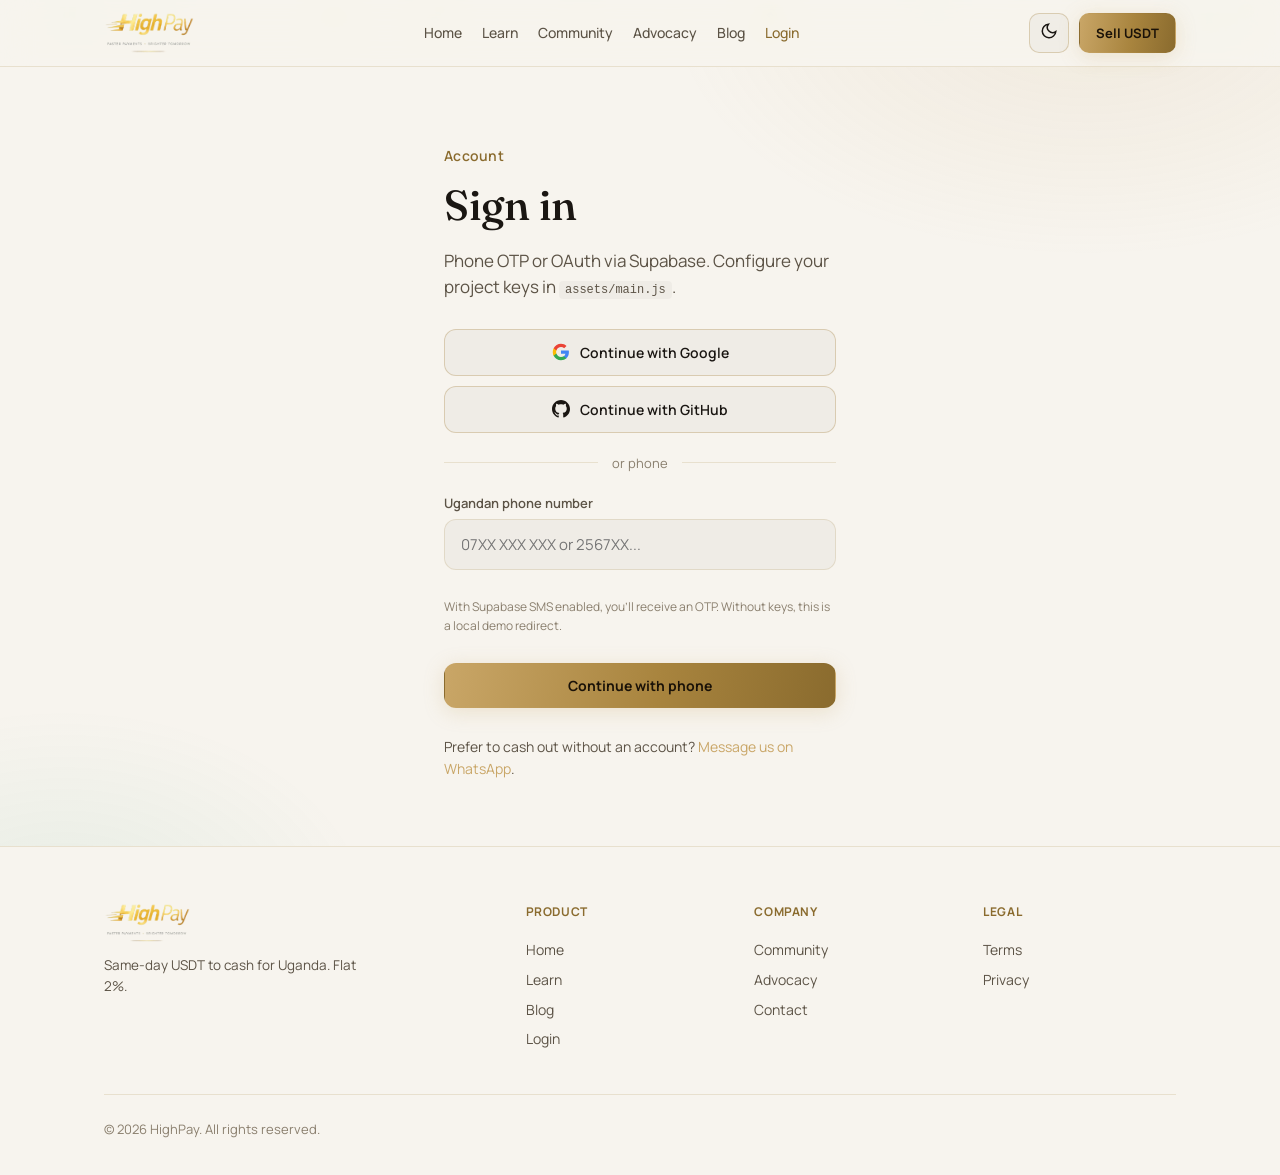
<file: login.html>
<!doctype html>
<html lang="en" data-theme="dark">
<head>
<meta charset="UTF-8" />
<meta name="viewport" content="width=device-width, initial-scale=1.0" />
<title>Login — HighPay</title>
<meta name="description" content="Sign in to HighPay with phone, Google, or GitHub. Supabase Auth ready." />
<link rel="preconnect" href="https://fonts.googleapis.com" />
<link rel="preconnect" href="https://fonts.gstatic.com" crossorigin />
<link href="https://fonts.googleapis.com/css2?family=Fraunces:opsz,wght@9..144,400;9..144,500;9..144,600&family=Manrope:wght@400;500;600;700;800&display=swap" rel="stylesheet" />
<link rel="stylesheet" href="assets/styles.css" />
<link rel="icon" href="assets/images/logo.png" />
</head>
<body>
<div class="coins-layer" id="coinsLayer" aria-hidden="true"></div>

<header class="nav">
  <div class="wrap nav-inner">
    <a href="index.html" class="brand">
      <img src="assets/images/logo.png" alt="HighPay" width="160" height="42" />
    </a>
    <button class="menu-toggle" aria-label="Menu">☰</button>
    <nav class="links">
      <a href="index.html">Home</a>
      <a href="learn.html">Learn</a>
      <a href="community.html">Community</a>
      <a href="advocacy.html">Advocacy</a>
      <a href="blog.html">Blog</a>
      <a href="login.html" class="active">Login</a>
    </nav>
    <div class="nav-actions">
      <button type="button" class="theme-toggle" data-theme-toggle aria-label="Toggle day/night mode">
        <span data-theme-icon></span>
      </button>
      <a href="#" class="btn btn-primary btn-sm" data-wa>Sell USDT</a>
    </div>
  </div>
</header>

<section class="hero">
  <div class="wrap" style="max-width:440px;margin:0 auto">
    <p class="kicker">Account</p>
    <h1 class="headline" style="max-width:12ch;font-size:clamp(30px,4vw,42px)">Sign in</h1>
    <p class="sub">Phone OTP or OAuth via Supabase. Configure your project keys in <code style="font-size:12px;background:var(--surface);padding:2px 6px;border-radius:4px">assets/main.js</code>.</p>

    <p id="authStatus" class="note" style="display:none;margin-bottom:16px;color:var(--usdt);font-weight:600"></p>

    <div class="auth-providers">
      <button type="button" class="btn-oauth" data-oauth="google">
        <svg viewBox="0 0 24 24" width="18" height="18"><path fill="#4285F4" d="M22.56 12.25c0-.78-.07-1.53-.2-2.25H12v4.26h5.92c-.26 1.37-1.04 2.53-2.21 3.31v2.77h3.57c2.08-1.92 3.28-4.74 3.28-8.09z"/><path fill="#34A853" d="M12 23c2.97 0 5.46-.98 7.28-2.66l-3.57-2.77c-.98.66-2.23 1.06-3.71 1.06-2.86 0-5.29-1.93-6.16-4.53H2.18v2.84C3.99 20.53 7.7 23 12 23z"/><path fill="#FBBC05" d="M5.84 14.09c-.22-.66-.35-1.36-.35-2.09s.13-1.43.35-2.09V7.07H2.18C1.43 8.55 1 10.22 1 12s.43 3.45 1.18 4.93l2.85-2.22.81-.62z"/><path fill="#EA4335" d="M12 5.38c1.62 0 3.06.56 4.21 1.64l3.15-3.15C17.45 2.09 14.97 1 12 1 7.7 1 3.99 3.47 2.18 7.07l3.66 2.84c.87-2.6 3.3-4.53 6.16-4.53z"/></svg>
        Continue with Google
      </button>
      <button type="button" class="btn-oauth" data-oauth="github">
        <svg viewBox="0 0 24 24" width="18" height="18" fill="currentColor"><path d="M12 0C5.37 0 0 5.37 0 12c0 5.3 3.438 9.8 8.205 11.387.6.113.82-.258.82-.577 0-.285-.01-1.04-.015-2.04-3.338.724-4.042-1.61-4.042-1.61-.546-1.387-1.333-1.756-1.333-1.756-1.09-.745.083-.73.083-.73 1.205.085 1.84 1.238 1.84 1.238 1.07 1.834 2.807 1.304 3.492.997.108-.775.418-1.305.76-1.605-2.665-.3-5.466-1.332-5.466-5.93 0-1.31.468-2.38 1.235-3.22-.123-.303-.535-1.523.117-3.176 0 0 1.008-.322 3.3 1.23.96-.267 1.98-.4 3-.405 1.02.005 2.04.138 3 .405 2.29-1.552 3.297-1.23 3.297-1.23.653 1.653.241 2.873.118 3.176.77.84 1.233 1.91 1.233 3.22 0 4.61-2.805 5.625-5.475 5.92.43.37.81 1.096.81 2.21 0 1.595-.015 2.88-.015 3.27 0 .32.216.694.825.576C20.565 21.796 24 17.297 24 12c0-6.63-5.37-12-12-12z"/></svg>
        Continue with GitHub
      </button>
    </div>

    <div class="divider-or">or phone</div>

    <form class="form" id="loginForm">
      <div>
        <label for="phone">Ugandan phone number</label>
        <input type="tel" id="phone" name="phone" placeholder="07XX XXX XXX or 2567XX..." required autocomplete="tel" />
      </div>
      <p class="note">With Supabase SMS enabled, you’ll receive an OTP. Without keys, this is a local demo redirect.</p>
      <button type="submit" class="btn btn-primary" style="width:100%;justify-content:center">Continue with phone</button>
    </form>

    <p style="margin-top:28px;font-size:14px;color:var(--text-muted)">Prefer to cash out without an account? <a href="#" data-wa style="color:var(--gold-light)">Message us on WhatsApp</a>.</p>
  </div>
</section>

<footer>
  <div class="wrap">
    <div class="foot-grid">
      <div class="foot-brand">
        <img src="assets/images/logo.png" alt="HighPay" width="140" height="36" />
        <p>Same-day USDT to cash for Uganda. Flat 2%.</p>
      </div>
      <div class="foot-col">
        <h5>Product</h5>
        <a href="index.html">Home</a>
        <a href="learn.html">Learn</a>
        <a href="blog.html">Blog</a>
        <a href="login.html">Login</a>
      </div>
      <div class="foot-col">
        <h5>Company</h5>
        <a href="community.html">Community</a>
        <a href="advocacy.html">Advocacy</a>
        <a href="#" data-wa>Contact</a>
      </div>
      <div class="foot-col">
        <h5>Legal</h5>
        <a href="terms.html">Terms</a>
        <a href="privacy.html">Privacy</a>
      </div>
    </div>
    <div class="foot-bottom">
      <p>© <span id="year"></span> HighPay. All rights reserved.</p>
    </div>
  </div>
</footer>

<script src="assets/main.js"></script>
</body>
</html>
</file>
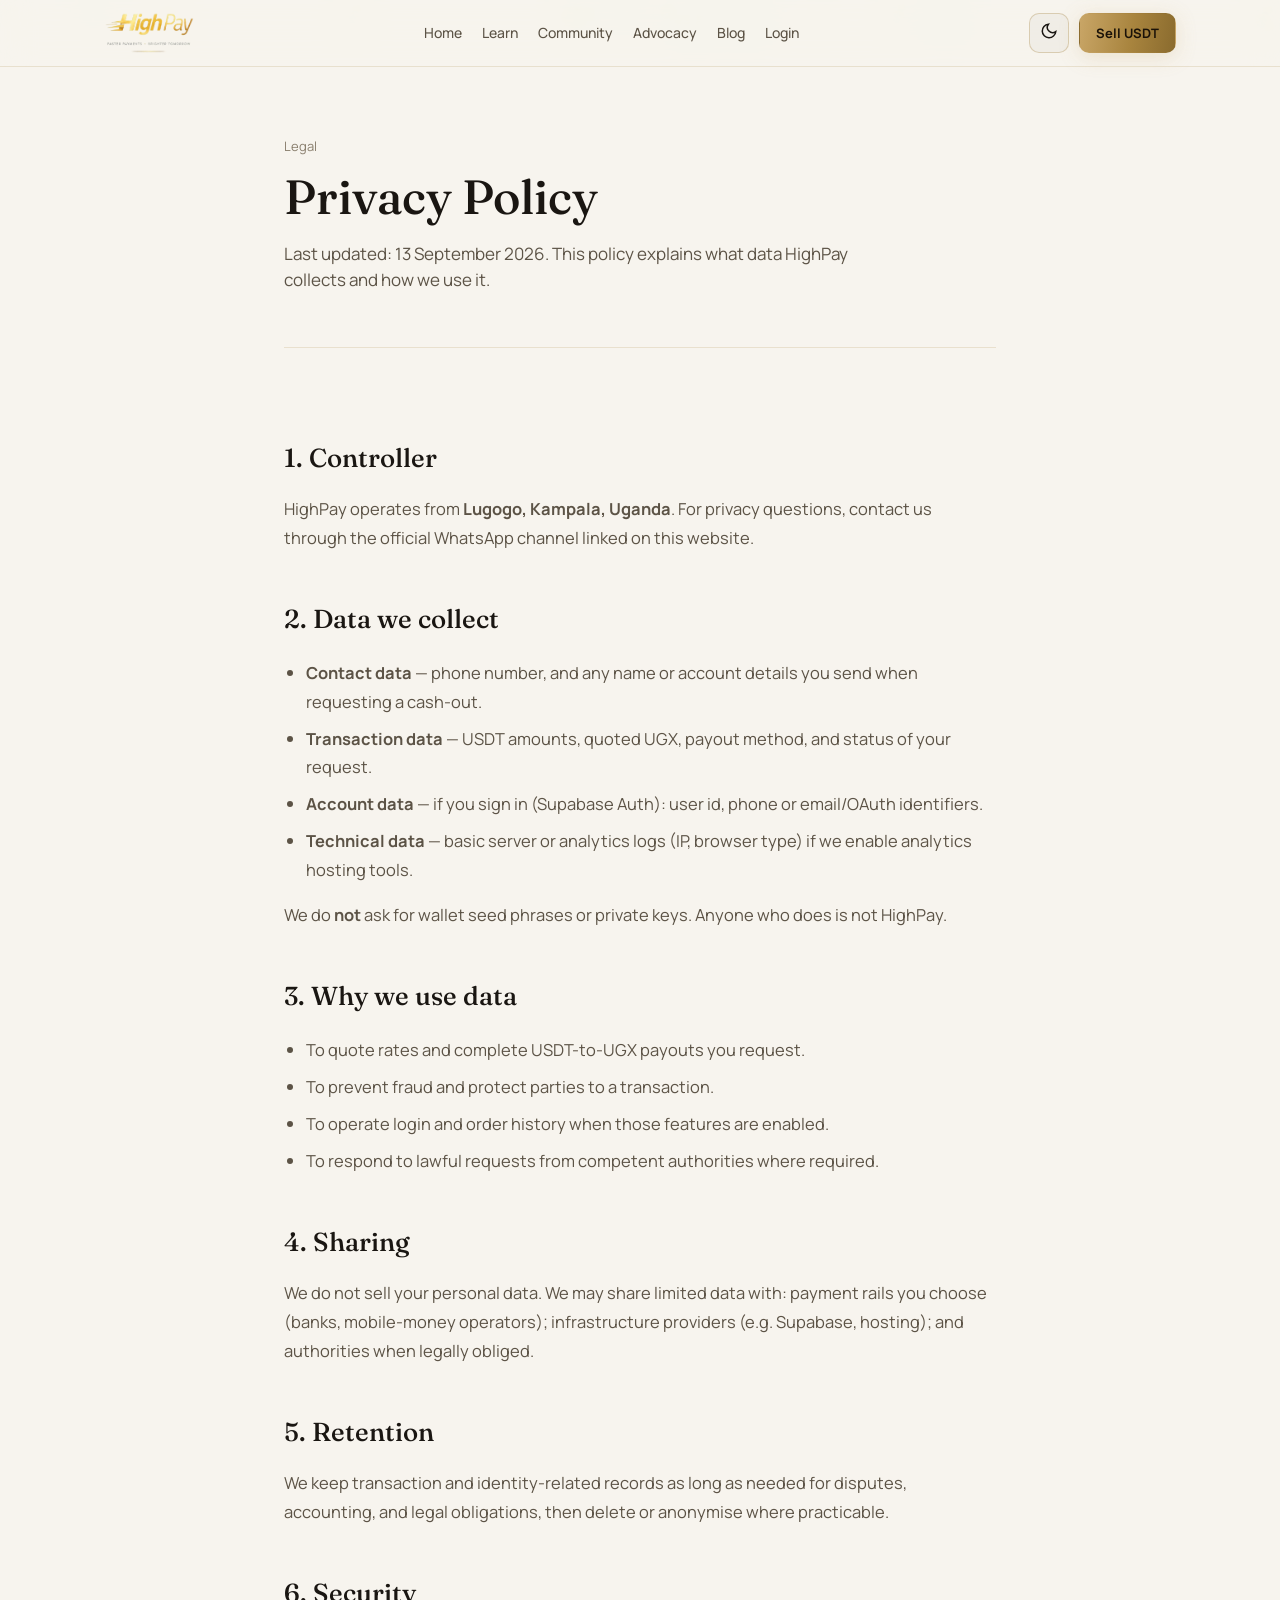
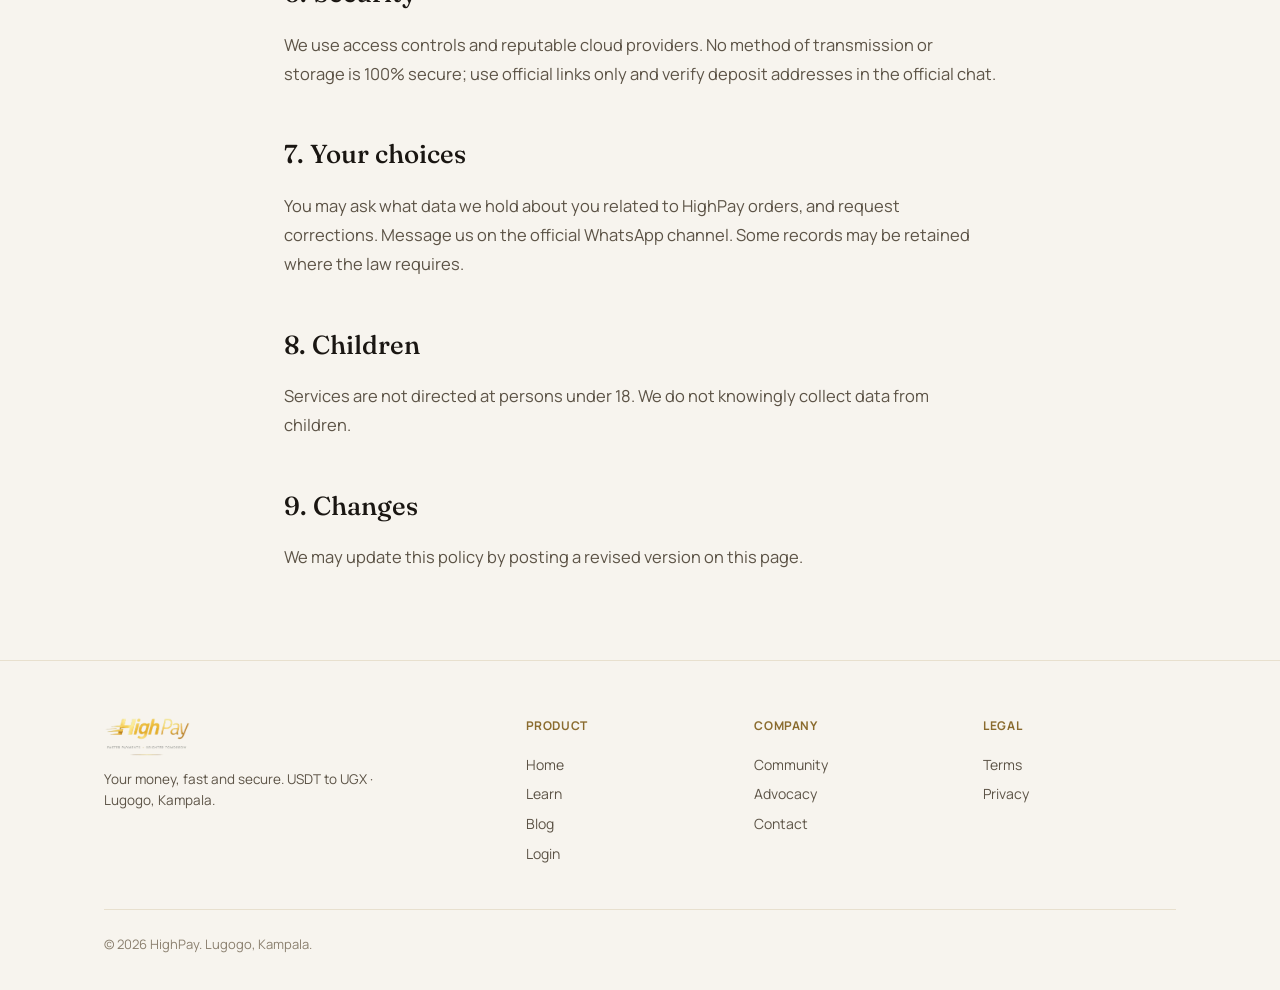
<file: privacy.html>
<!doctype html>
<html lang="en" data-theme="dark">
<head>
<meta charset="UTF-8" />
<meta name="viewport" content="width=device-width, initial-scale=1.0" />
<title>Privacy Policy — HighPay</title>
<meta name="description" content="HighPay Privacy Policy. How we handle phone numbers, order details, and account data in Uganda." />
<link rel="preconnect" href="https://fonts.googleapis.com" />
<link rel="preconnect" href="https://fonts.gstatic.com" crossorigin />
<link href="https://fonts.googleapis.com/css2?family=Fraunces:opsz,wght@9..144,400;9..144,500;9..144,600&family=Manrope:wght@400;500;600;700;800&display=swap" rel="stylesheet" />
<link rel="stylesheet" href="assets/styles.css" />
<link rel="icon" href="assets/images/logo.png" />
</head>
<body>
<div class="coins-layer" id="coinsLayer" aria-hidden="true"></div>
<header class="nav">
  <div class="wrap nav-inner">
    <a href="index.html" class="brand"><img src="assets/images/logo.png" alt="HighPay" width="160" height="42" /></a>
    <button class="menu-toggle" aria-label="Menu">☰</button>
    <nav class="links">
      <a href="index.html">Home</a>
      <a href="learn.html">Learn</a>
      <a href="community.html">Community</a>
      <a href="advocacy.html">Advocacy</a>
      <a href="blog.html">Blog</a>
      <a href="login.html">Login</a>
    </nav>
    <div class="nav-actions">
      <button type="button" class="theme-toggle" data-theme-toggle aria-label="Toggle day/night mode"><span data-theme-icon></span></button>
      <a href="#" class="btn btn-primary btn-sm" data-wa>Sell USDT</a>
    </div>
  </div>
</header>

<article>
  <div class="wrap-narrow">
    <header class="post-head">
      <p class="meta">Legal</p>
      <h1>Privacy Policy</h1>
      <p class="lede">Last updated: 13 September 2026. This policy explains what data HighPay collects and how we use it.</p>
    </header>
    <div class="post-body">
      <h2>1. Controller</h2>
      <p>HighPay operates from <strong>Lugogo, Kampala, Uganda</strong>. For privacy questions, contact us through the official WhatsApp channel linked on this website.</p>

      <h2>2. Data we collect</h2>
      <ul>
        <li><strong>Contact data</strong> — phone number, and any name or account details you send when requesting a cash-out.</li>
        <li><strong>Transaction data</strong> — USDT amounts, quoted UGX, payout method, and status of your request.</li>
        <li><strong>Account data</strong> — if you sign in (Supabase Auth): user id, phone or email/OAuth identifiers.</li>
        <li><strong>Technical data</strong> — basic server or analytics logs (IP, browser type) if we enable analytics hosting tools.</li>
      </ul>
      <p>We do <strong>not</strong> ask for wallet seed phrases or private keys. Anyone who does is not HighPay.</p>

      <h2>3. Why we use data</h2>
      <ul>
        <li>To quote rates and complete USDT-to-UGX payouts you request.</li>
        <li>To prevent fraud and protect parties to a transaction.</li>
        <li>To operate login and order history when those features are enabled.</li>
        <li>To respond to lawful requests from competent authorities where required.</li>
      </ul>

      <h2>4. Sharing</h2>
      <p>We do not sell your personal data. We may share limited data with: payment rails you choose (banks, mobile-money operators); infrastructure providers (e.g. Supabase, hosting); and authorities when legally obliged.</p>

      <h2>5. Retention</h2>
      <p>We keep transaction and identity-related records as long as needed for disputes, accounting, and legal obligations, then delete or anonymise where practicable.</p>

      <h2>6. Security</h2>
      <p>We use access controls and reputable cloud providers. No method of transmission or storage is 100% secure; use official links only and verify deposit addresses in the official chat.</p>

      <h2>7. Your choices</h2>
      <p>You may ask what data we hold about you related to HighPay orders, and request corrections. Message us on the official WhatsApp channel. Some records may be retained where the law requires.</p>

      <h2>8. Children</h2>
      <p>Services are not directed at persons under 18. We do not knowingly collect data from children.</p>

      <h2>9. Changes</h2>
      <p>We may update this policy by posting a revised version on this page.</p>
    </div>
  </div>
</article>

<footer>
  <div class="wrap">
    <div class="foot-grid">
      <div class="foot-brand">
        <img src="assets/images/logo.png" alt="HighPay" width="140" height="36" />
        <p>Your money, fast and secure. USDT to UGX · Lugogo, Kampala.</p>
      </div>
      <div class="foot-col"><h5>Product</h5><a href="index.html">Home</a><a href="learn.html">Learn</a><a href="blog.html">Blog</a><a href="login.html">Login</a></div>
      <div class="foot-col"><h5>Company</h5><a href="community.html">Community</a><a href="advocacy.html">Advocacy</a><a href="#" data-wa>Contact</a></div>
      <div class="foot-col"><h5>Legal</h5><a href="terms.html">Terms</a><a href="privacy.html">Privacy</a></div>
    </div>
    <div class="foot-bottom"><p>© <span id="year"></span> HighPay. Lugogo, Kampala.</p></div>
  </div>
</footer>
<script src="assets/main.js"></script>
</body>
</html>
</file>
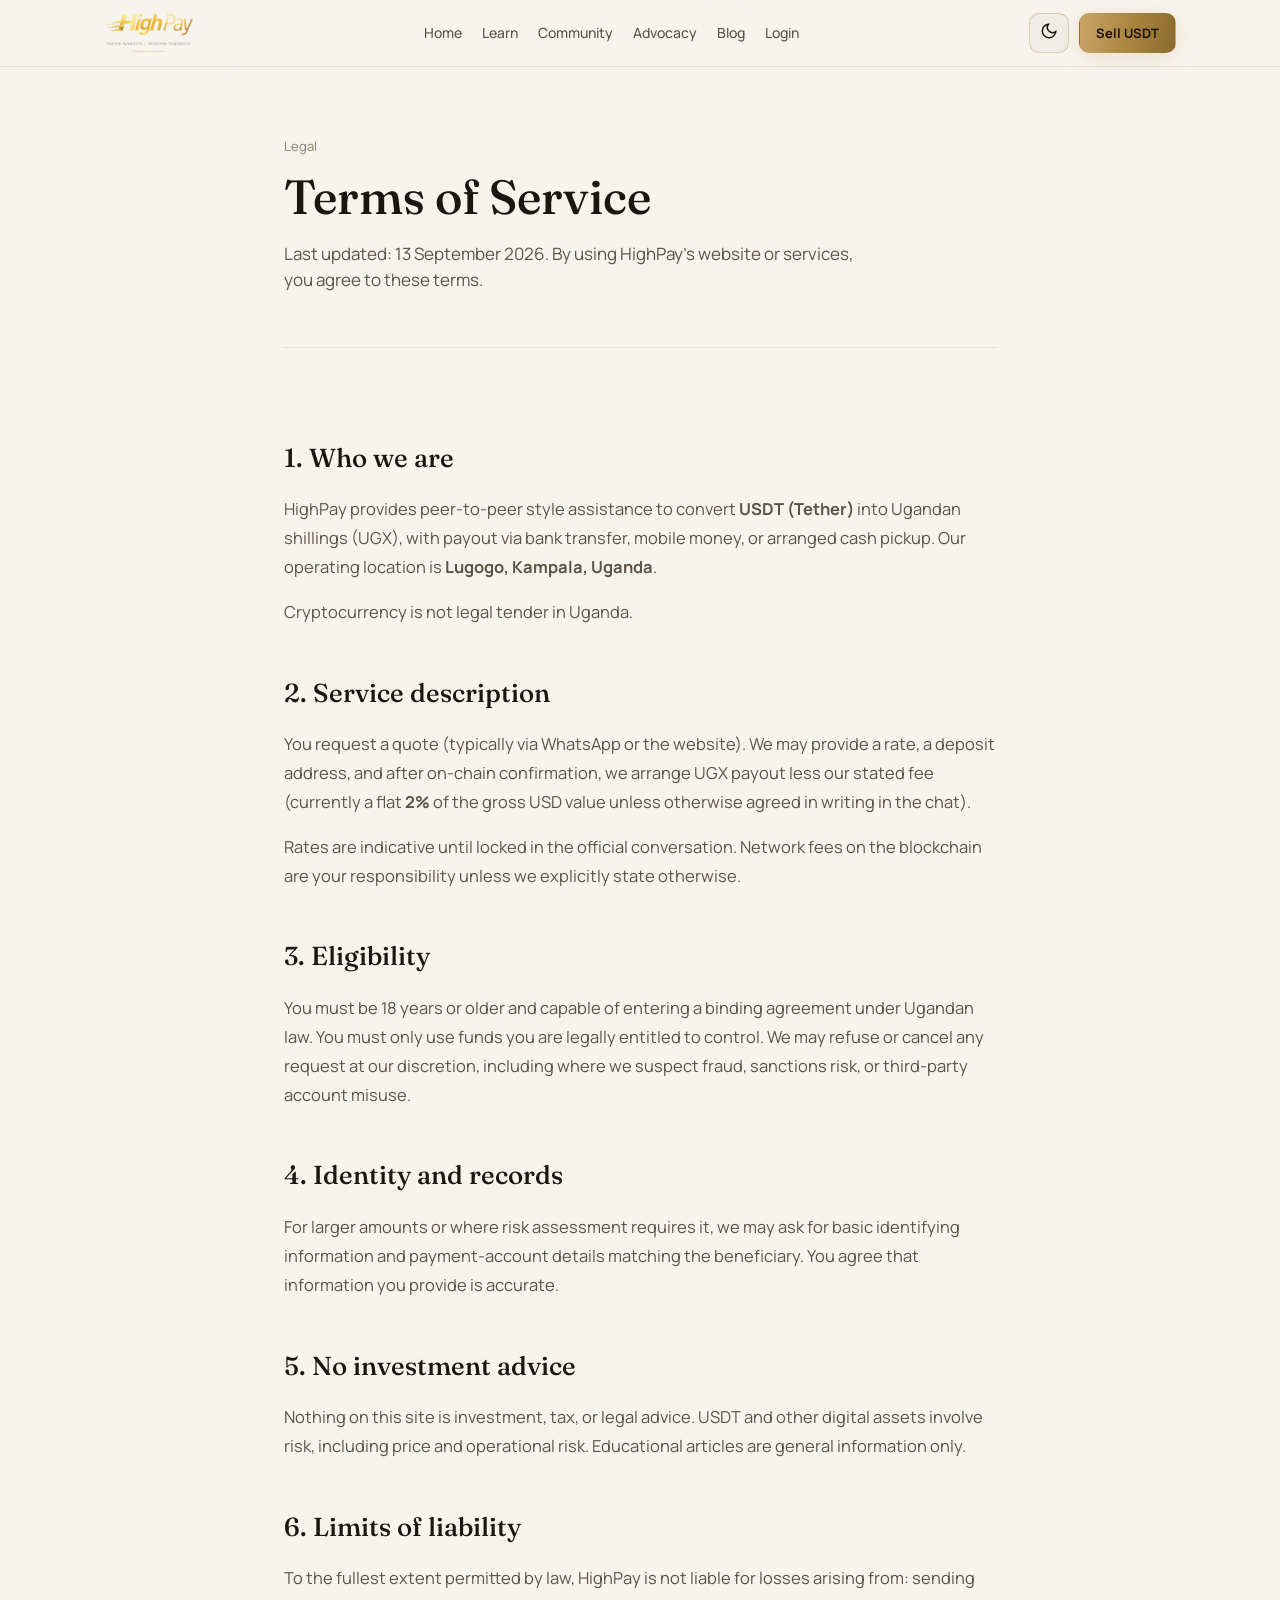
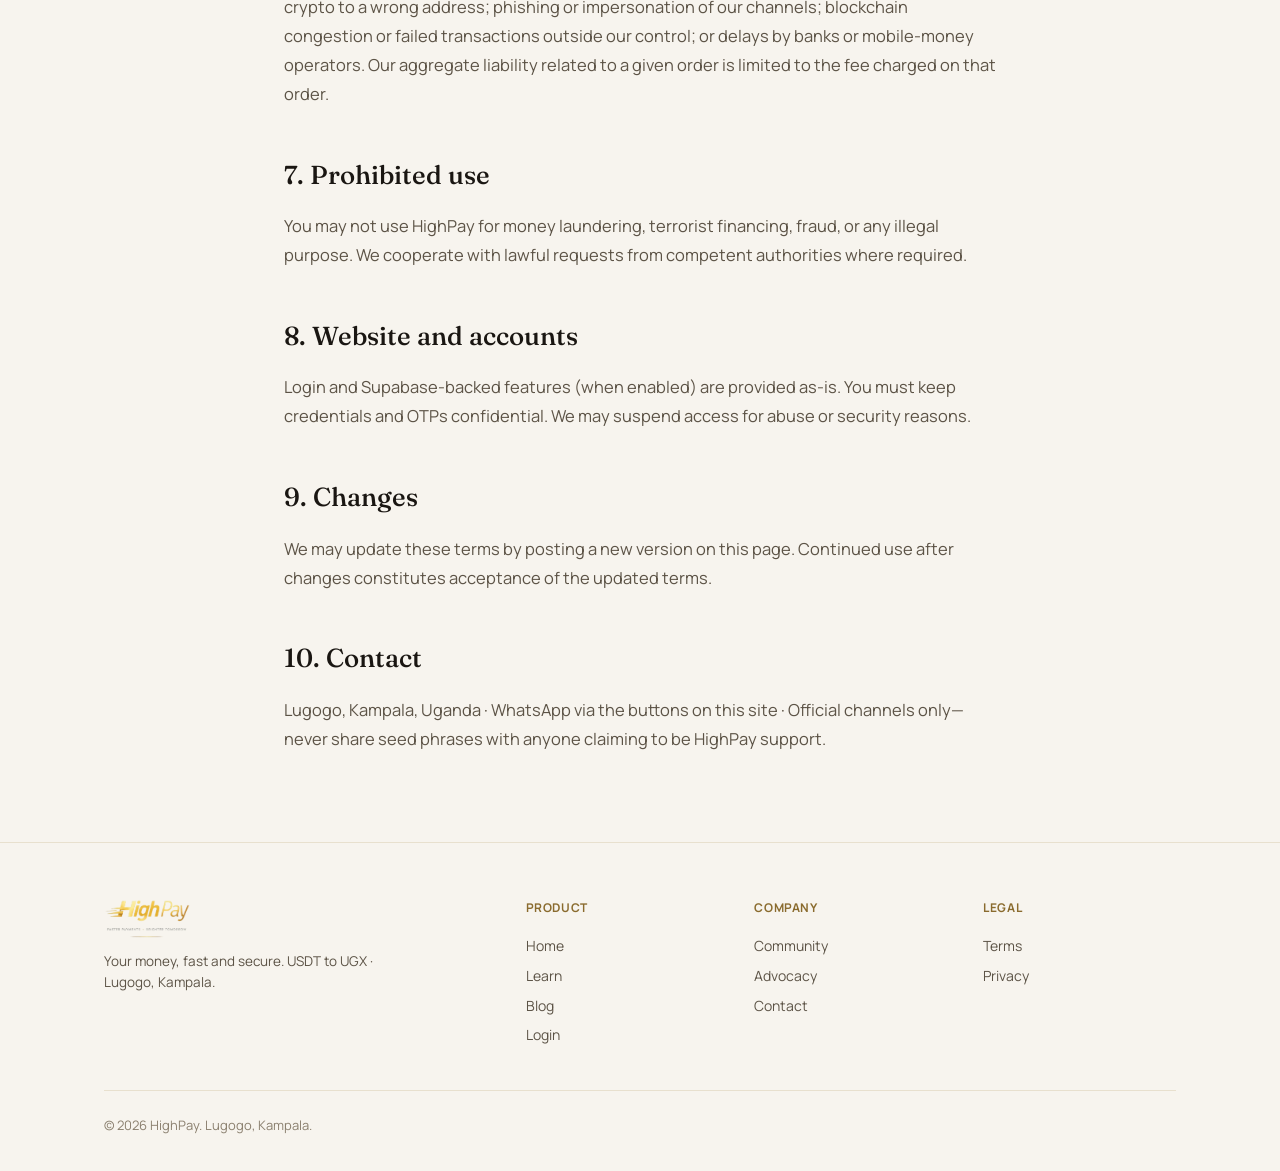
<file: terms.html>
<!doctype html>
<html lang="en" data-theme="dark">
<head>
<meta charset="UTF-8" />
<meta name="viewport" content="width=device-width, initial-scale=1.0" />
<title>Terms of Service — HighPay</title>
<meta name="description" content="HighPay Terms of Service. USDT cash-out in Uganda. Lugogo, Kampala." />
<link rel="preconnect" href="https://fonts.googleapis.com" />
<link rel="preconnect" href="https://fonts.gstatic.com" crossorigin />
<link href="https://fonts.googleapis.com/css2?family=Fraunces:opsz,wght@9..144,400;9..144,500;9..144,600&family=Manrope:wght@400;500;600;700;800&display=swap" rel="stylesheet" />
<link rel="stylesheet" href="assets/styles.css" />
<link rel="icon" href="assets/images/logo.png" />
</head>
<body>
<div class="coins-layer" id="coinsLayer" aria-hidden="true"></div>
<header class="nav">
  <div class="wrap nav-inner">
    <a href="index.html" class="brand"><img src="assets/images/logo.png" alt="HighPay" width="160" height="42" /></a>
    <button class="menu-toggle" aria-label="Menu">☰</button>
    <nav class="links">
      <a href="index.html">Home</a>
      <a href="learn.html">Learn</a>
      <a href="community.html">Community</a>
      <a href="advocacy.html">Advocacy</a>
      <a href="blog.html">Blog</a>
      <a href="login.html">Login</a>
    </nav>
    <div class="nav-actions">
      <button type="button" class="theme-toggle" data-theme-toggle aria-label="Toggle day/night mode"><span data-theme-icon></span></button>
      <a href="#" class="btn btn-primary btn-sm" data-wa>Sell USDT</a>
    </div>
  </div>
</header>

<article>
  <div class="wrap-narrow">
    <header class="post-head">
      <p class="meta">Legal</p>
      <h1>Terms of Service</h1>
      <p class="lede">Last updated: 13 September 2026. By using HighPay’s website or services, you agree to these terms.</p>
    </header>
    <div class="post-body">
      <h2>1. Who we are</h2>
      <p>HighPay provides peer-to-peer style assistance to convert <strong>USDT (Tether)</strong> into Ugandan shillings (UGX), with payout via bank transfer, mobile money, or arranged cash pickup. Our operating location is <strong>Lugogo, Kampala, Uganda</strong>.</p>
      <p>Cryptocurrency is not legal tender in Uganda.</p>

      <h2>2. Service description</h2>
      <p>You request a quote (typically via WhatsApp or the website). We may provide a rate, a deposit address, and after on-chain confirmation, we arrange UGX payout less our stated fee (currently a flat <strong>2%</strong> of the gross USD value unless otherwise agreed in writing in the chat).</p>
      <p>Rates are indicative until locked in the official conversation. Network fees on the blockchain are your responsibility unless we explicitly state otherwise.</p>

      <h2>3. Eligibility</h2>
      <p>You must be 18 years or older and capable of entering a binding agreement under Ugandan law. You must only use funds you are legally entitled to control. We may refuse or cancel any request at our discretion, including where we suspect fraud, sanctions risk, or third-party account misuse.</p>

      <h2>4. Identity and records</h2>
      <p>For larger amounts or where risk assessment requires it, we may ask for basic identifying information and payment-account details matching the beneficiary. You agree that information you provide is accurate.</p>

      <h2>5. No investment advice</h2>
      <p>Nothing on this site is investment, tax, or legal advice. USDT and other digital assets involve risk, including price and operational risk. Educational articles are general information only.</p>

      <h2>6. Limits of liability</h2>
      <p>To the fullest extent permitted by law, HighPay is not liable for losses arising from: sending crypto to a wrong address; phishing or impersonation of our channels; blockchain congestion or failed transactions outside our control; or delays by banks or mobile-money operators. Our aggregate liability related to a given order is limited to the fee charged on that order.</p>

      <h2>7. Prohibited use</h2>
      <p>You may not use HighPay for money laundering, terrorist financing, fraud, or any illegal purpose. We cooperate with lawful requests from competent authorities where required.</p>

      <h2>8. Website and accounts</h2>
      <p>Login and Supabase-backed features (when enabled) are provided as-is. You must keep credentials and OTPs confidential. We may suspend access for abuse or security reasons.</p>

      <h2>9. Changes</h2>
      <p>We may update these terms by posting a new version on this page. Continued use after changes constitutes acceptance of the updated terms.</p>

      <h2>10. Contact</h2>
      <p>Lugogo, Kampala, Uganda · WhatsApp via the buttons on this site · Official channels only—never share seed phrases with anyone claiming to be HighPay support.</p>
    </div>
  </div>
</article>

<footer>
  <div class="wrap">
    <div class="foot-grid">
      <div class="foot-brand">
        <img src="assets/images/logo.png" alt="HighPay" width="140" height="36" />
        <p>Your money, fast and secure. USDT to UGX · Lugogo, Kampala.</p>
      </div>
      <div class="foot-col"><h5>Product</h5><a href="index.html">Home</a><a href="learn.html">Learn</a><a href="blog.html">Blog</a><a href="login.html">Login</a></div>
      <div class="foot-col"><h5>Company</h5><a href="community.html">Community</a><a href="advocacy.html">Advocacy</a><a href="#" data-wa>Contact</a></div>
      <div class="foot-col"><h5>Legal</h5><a href="terms.html">Terms</a><a href="privacy.html">Privacy</a></div>
    </div>
    <div class="foot-bottom"><p>© <span id="year"></span> HighPay. Lugogo, Kampala.</p></div>
  </div>
</footer>
<script src="assets/main.js"></script>
</body>
</html>
</file>
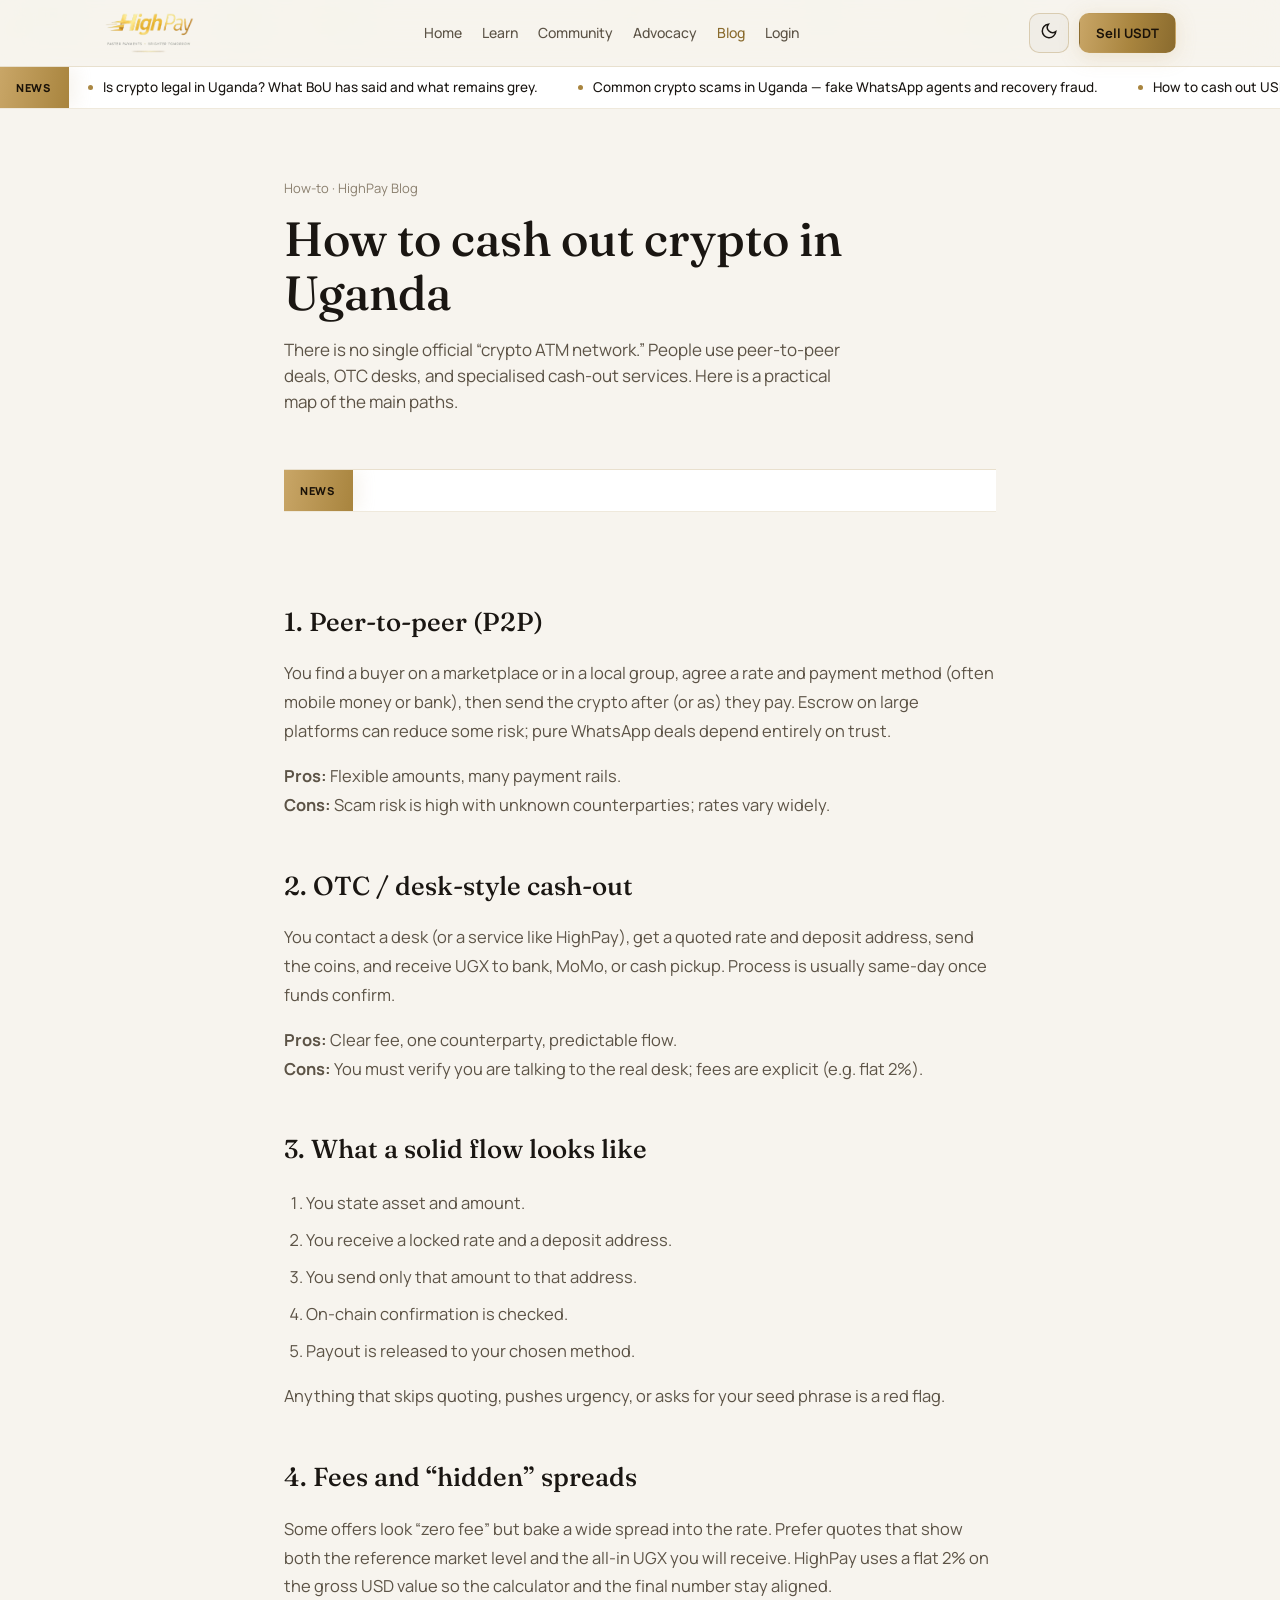
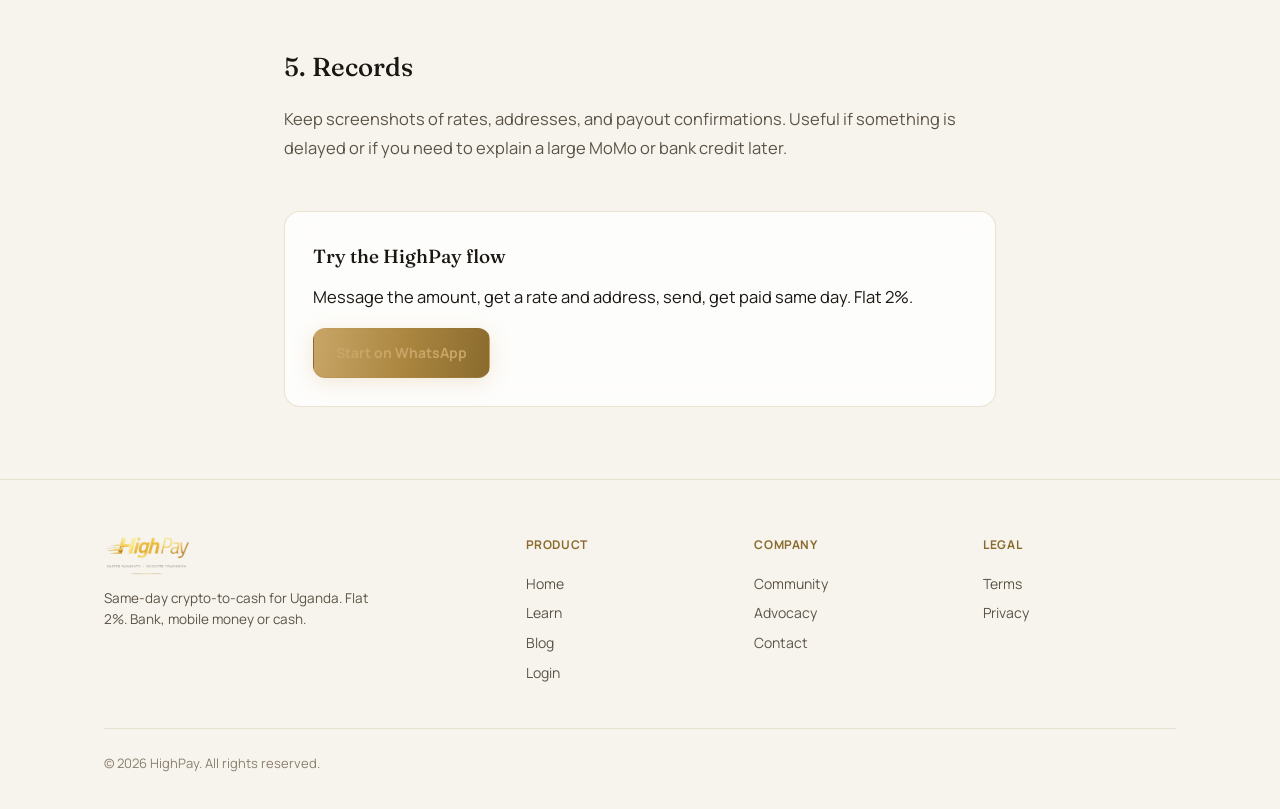
<file: blog/cash-out-crypto-uganda.html>
<!doctype html>
<html lang="en" data-theme="dark">
<head>
<meta charset="UTF-8" />
<meta name="viewport" content="width=device-width, initial-scale=1.0" />
<title>How to cash out crypto in Uganda — HighPay</title>
<link rel="icon" href="../assets/images/logo.png" />
<meta name="description" content="Practical options for turning USDT, BTC or ETH into Ugandan shillings: P2P, OTC desks, and services like HighPay." />
<link rel="preconnect" href="https://fonts.googleapis.com" />
<link rel="preconnect" href="https://fonts.gstatic.com" crossorigin />
<link href="https://fonts.googleapis.com/css2?family=Fraunces:opsz,wght@9..144,400;9..144,500;9..144,600&family=Manrope:wght@400;500;600;700;800&display=swap" rel="stylesheet" />
<link rel="stylesheet" href="../assets/styles.css" />
</head>
<body>
<div class="coins-layer" id="coinsLayer" aria-hidden="true"></div>

<header class="nav">
  <div class="wrap nav-inner">
    <a href="../index.html" class="brand">
      <img src="../assets/images/logo.png" alt="HighPay" width="140" height="46" />
    </a>
    <button class="menu-toggle" aria-label="Menu">☰</button>
    <nav class="links">
      <a href="../index.html">Home</a>
      <a href="../learn.html">Learn</a>
      <a href="../community.html">Community</a>
      <a href="../advocacy.html">Advocacy</a>
      <a href="../blog.html" class="active">Blog</a>
      <a href="../login.html">Login</a>
    </nav>
        <div class="nav-actions">
      <button type="button" class="theme-toggle" data-theme-toggle aria-label="Toggle day/night mode">
        <span data-theme-icon></span>
      </button>
      <a href="#" class="btn btn-primary btn-sm" data-wa>Sell USDT</a>
    </div>
  </div>
</header>

<div class="news-marquee" aria-label="News">
  <div class="news-marquee-inner">
    <span class="news-label">News</span>
    <div class="news-track-wrap">
      <div class="news-track" id="newsTrack"></div>
    </div>
  </div>
</div>


<article>
  <div class="wrap-narrow">
    <header class="post-head">
      <p class="meta">How-to · HighPay Blog</p>
      <h1>How to cash out crypto in Uganda</h1>
      <p class="lede">There is no single official “crypto ATM network.” People use peer-to-peer deals, OTC desks, and specialised cash-out services. Here is a practical map of the main paths.</p>
    </header>

<div class="news-marquee" aria-label="News">
  <div class="news-marquee-inner">
    <span class="news-label">News</span>
    <div class="news-track-wrap">
      <div class="news-track" id="newsTrack"></div>
    </div>
  </div>
</div>


    <div class="post-body">
      <h2>1. Peer-to-peer (P2P)</h2>
      <p>You find a buyer on a marketplace or in a local group, agree a rate and payment method (often mobile money or bank), then send the crypto after (or as) they pay. Escrow on large platforms can reduce some risk; pure WhatsApp deals depend entirely on trust.</p>
      <p><strong>Pros:</strong> Flexible amounts, many payment rails.<br>
      <strong>Cons:</strong> Scam risk is high with unknown counterparties; rates vary widely.</p>

      <h2>2. OTC / desk-style cash-out</h2>
      <p>You contact a desk (or a service like HighPay), get a quoted rate and deposit address, send the coins, and receive UGX to bank, MoMo, or cash pickup. Process is usually same-day once funds confirm.</p>
      <p><strong>Pros:</strong> Clear fee, one counterparty, predictable flow.<br>
      <strong>Cons:</strong> You must verify you are talking to the real desk; fees are explicit (e.g. flat 2%).</p>

      <h2>3. What a solid flow looks like</h2>
      <ol>
        <li>You state asset and amount.</li>
        <li>You receive a locked rate and a deposit address.</li>
        <li>You send only that amount to that address.</li>
        <li>On-chain confirmation is checked.</li>
        <li>Payout is released to your chosen method.</li>
      </ol>
      <p>Anything that skips quoting, pushes urgency, or asks for your seed phrase is a red flag.</p>

      <h2>4. Fees and “hidden” spreads</h2>
      <p>Some offers look “zero fee” but bake a wide spread into the rate. Prefer quotes that show both the reference market level and the all-in UGX you will receive. HighPay uses a flat 2% on the gross USD value so the calculator and the final number stay aligned.</p>

      <h2>5. Records</h2>
      <p>Keep screenshots of rates, addresses, and payout confirmations. Useful if something is delayed or if you need to explain a large MoMo or bank credit later.</p>

      <div class="post-cta">
        <h3 style="margin:0 0 10px;font-family:var(--display);font-weight:500">Try the HighPay flow</h3>
        <p style="margin:0 0 16px;color:var(--gray-2)">Message the amount, get a rate and address, send, get paid same day. Flat 2%.</p>
        <a href="#" class="btn btn-primary" data-wa>Start on WhatsApp</a>
      </div>
    </div>
  </div>
</article>

<footer>
  <div class="wrap">
    <div class="foot-grid">
      <div class="foot-brand">
        <img src="../assets/images/logo.png" alt="HighPay" width="140" height="44" />
        <p>Same-day crypto-to-cash for Uganda. Flat 2%. Bank, mobile money or cash.</p>
      </div>
      <div class="foot-col">
        <h5>Product</h5>
        <a href="../index.html">Home</a>
        <a href="../learn.html">Learn</a>
        <a href="../blog.html">Blog</a>
        <a href="../login.html">Login</a>
      </div>
      <div class="foot-col">
        <h5>Company</h5>
        <a href="../community.html">Community</a>
        <a href="../advocacy.html">Advocacy</a>
        <a href="#" data-wa>Contact</a>
      </div>
      <div class="foot-col">
        <h5>Legal</h5>
        <a href="../terms.html">Terms</a>
        <a href="../privacy.html">Privacy</a>
      </div>
    </div>
    <div class="foot-bottom">
      <p>© <span id="year"></span> HighPay. All rights reserved.</p>
    </div>
  </div>
</footer>

<script src="../assets/main.js"></script>
</body>
</html>
</file>
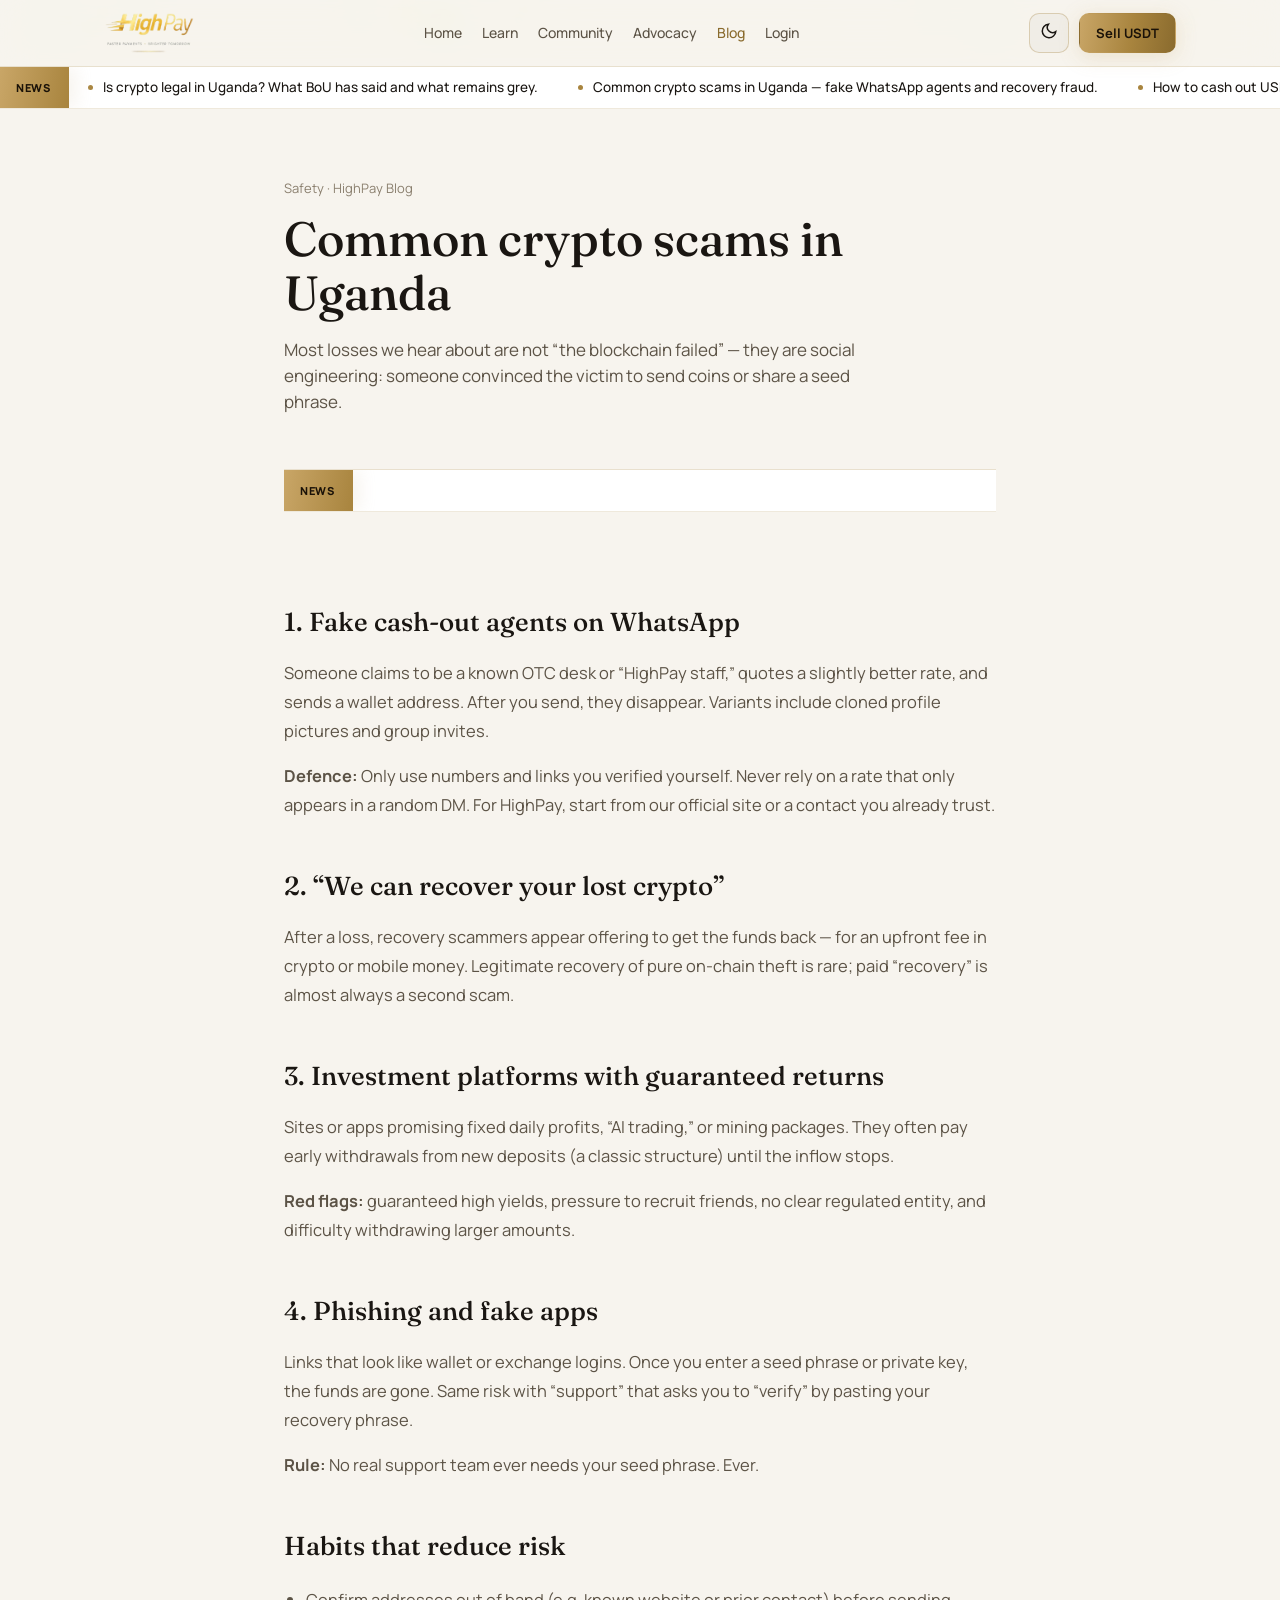
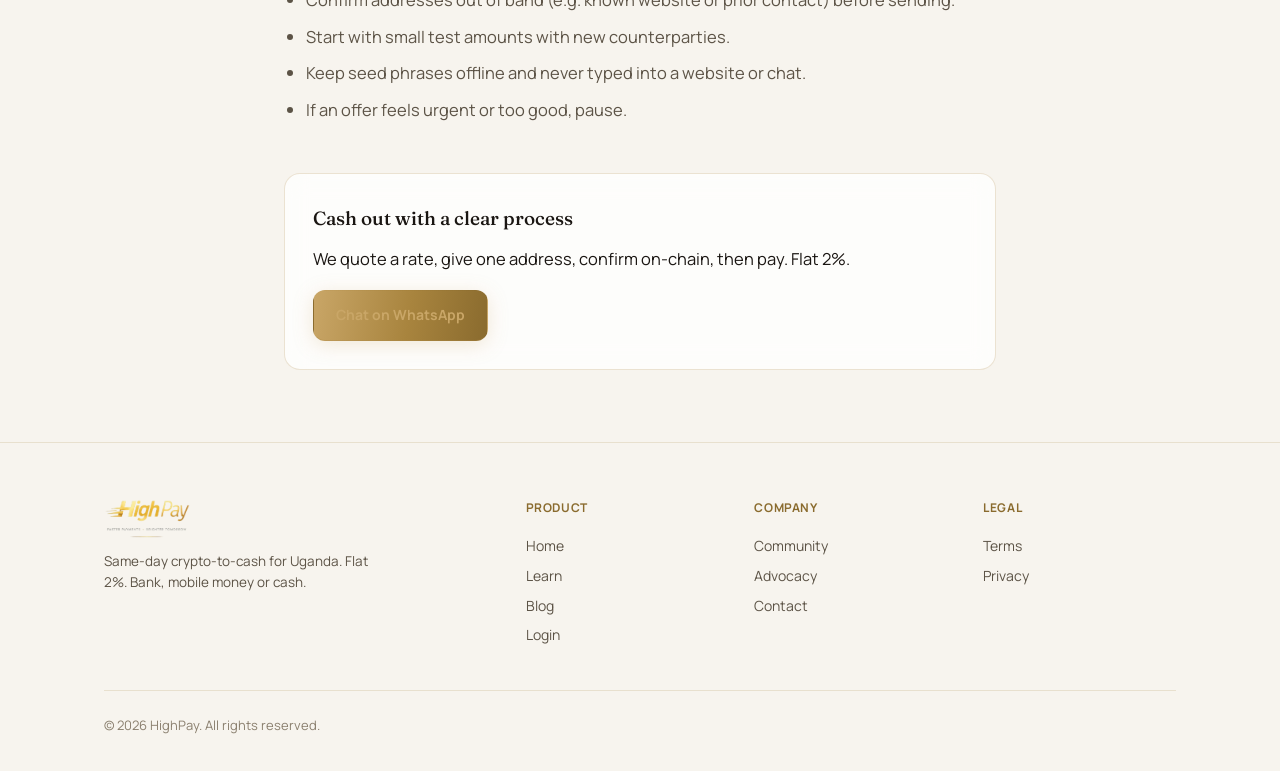
<file: blog/crypto-scams-uganda.html>
<!doctype html>
<html lang="en" data-theme="dark">
<head>
<meta charset="UTF-8" />
<meta name="viewport" content="width=device-width, initial-scale=1.0" />
<title>Common crypto scams in Uganda — HighPay</title>
<link rel="icon" href="../assets/images/logo.png" />
<meta name="description" content="Fake WhatsApp agents, recovery scams, phishing and investment platforms — how crypto scams show up in Uganda and how to avoid them." />
<link rel="preconnect" href="https://fonts.googleapis.com" />
<link rel="preconnect" href="https://fonts.gstatic.com" crossorigin />
<link href="https://fonts.googleapis.com/css2?family=Fraunces:opsz,wght@9..144,400;9..144,500;9..144,600&family=Manrope:wght@400;500;600;700;800&display=swap" rel="stylesheet" />
<link rel="stylesheet" href="../assets/styles.css" />
</head>
<body>
<div class="coins-layer" id="coinsLayer" aria-hidden="true"></div>

<header class="nav">
  <div class="wrap nav-inner">
    <a href="../index.html" class="brand">
      <img src="../assets/images/logo.png" alt="HighPay" width="140" height="46" />
    </a>
    <button class="menu-toggle" aria-label="Menu">☰</button>
    <nav class="links">
      <a href="../index.html">Home</a>
      <a href="../learn.html">Learn</a>
      <a href="../community.html">Community</a>
      <a href="../advocacy.html">Advocacy</a>
      <a href="../blog.html" class="active">Blog</a>
      <a href="../login.html">Login</a>
    </nav>
        <div class="nav-actions">
      <button type="button" class="theme-toggle" data-theme-toggle aria-label="Toggle day/night mode">
        <span data-theme-icon></span>
      </button>
      <a href="#" class="btn btn-primary btn-sm" data-wa>Sell USDT</a>
    </div>
  </div>
</header>

<div class="news-marquee" aria-label="News">
  <div class="news-marquee-inner">
    <span class="news-label">News</span>
    <div class="news-track-wrap">
      <div class="news-track" id="newsTrack"></div>
    </div>
  </div>
</div>


<article>
  <div class="wrap-narrow">
    <header class="post-head">
      <p class="meta">Safety · HighPay Blog</p>
      <h1>Common crypto scams in Uganda</h1>
      <p class="lede">Most losses we hear about are not “the blockchain failed” — they are social engineering: someone convinced the victim to send coins or share a seed phrase.</p>
    </header>

<div class="news-marquee" aria-label="News">
  <div class="news-marquee-inner">
    <span class="news-label">News</span>
    <div class="news-track-wrap">
      <div class="news-track" id="newsTrack"></div>
    </div>
  </div>
</div>


    <div class="post-body">
      <h2>1. Fake cash-out agents on WhatsApp</h2>
      <p>Someone claims to be a known OTC desk or “HighPay staff,” quotes a slightly better rate, and sends a wallet address. After you send, they disappear. Variants include cloned profile pictures and group invites.</p>
      <p><strong>Defence:</strong> Only use numbers and links you verified yourself. Never rely on a rate that only appears in a random DM. For HighPay, start from our official site or a contact you already trust.</p>

      <h2>2. “We can recover your lost crypto”</h2>
      <p>After a loss, recovery scammers appear offering to get the funds back — for an upfront fee in crypto or mobile money. Legitimate recovery of pure on-chain theft is rare; paid “recovery” is almost always a second scam.</p>

      <h2>3. Investment platforms with guaranteed returns</h2>
      <p>Sites or apps promising fixed daily profits, “AI trading,” or mining packages. They often pay early withdrawals from new deposits (a classic structure) until the inflow stops.</p>
      <p><strong>Red flags:</strong> guaranteed high yields, pressure to recruit friends, no clear regulated entity, and difficulty withdrawing larger amounts.</p>

      <h2>4. Phishing and fake apps</h2>
      <p>Links that look like wallet or exchange logins. Once you enter a seed phrase or private key, the funds are gone. Same risk with “support” that asks you to “verify” by pasting your recovery phrase.</p>
      <p><strong>Rule:</strong> No real support team ever needs your seed phrase. Ever.</p>

      <h2>Habits that reduce risk</h2>
      <ul>
        <li>Confirm addresses out of band (e.g. known website or prior contact) before sending.</li>
        <li>Start with small test amounts with new counterparties.</li>
        <li>Keep seed phrases offline and never typed into a website or chat.</li>
        <li>If an offer feels urgent or too good, pause.</li>
      </ul>

      <div class="post-cta">
        <h3 style="margin:0 0 10px;font-family:var(--display);font-weight:500">Cash out with a clear process</h3>
        <p style="margin:0 0 16px;color:var(--gray-2)">We quote a rate, give one address, confirm on-chain, then pay. Flat 2%.</p>
        <a href="#" class="btn btn-primary" data-wa>Chat on WhatsApp</a>
      </div>
    </div>
  </div>
</article>

<footer>
  <div class="wrap">
    <div class="foot-grid">
      <div class="foot-brand">
        <img src="../assets/images/logo.png" alt="HighPay" width="140" height="44" />
        <p>Same-day crypto-to-cash for Uganda. Flat 2%. Bank, mobile money or cash.</p>
      </div>
      <div class="foot-col">
        <h5>Product</h5>
        <a href="../index.html">Home</a>
        <a href="../learn.html">Learn</a>
        <a href="../blog.html">Blog</a>
        <a href="../login.html">Login</a>
      </div>
      <div class="foot-col">
        <h5>Company</h5>
        <a href="../community.html">Community</a>
        <a href="../advocacy.html">Advocacy</a>
        <a href="#" data-wa>Contact</a>
      </div>
      <div class="foot-col">
        <h5>Legal</h5>
        <a href="../terms.html">Terms</a>
        <a href="../privacy.html">Privacy</a>
      </div>
    </div>
    <div class="foot-bottom">
      <p>© <span id="year"></span> HighPay. All rights reserved.</p>
    </div>
  </div>
</footer>

<script src="../assets/main.js"></script>
</body>
</html>
</file>
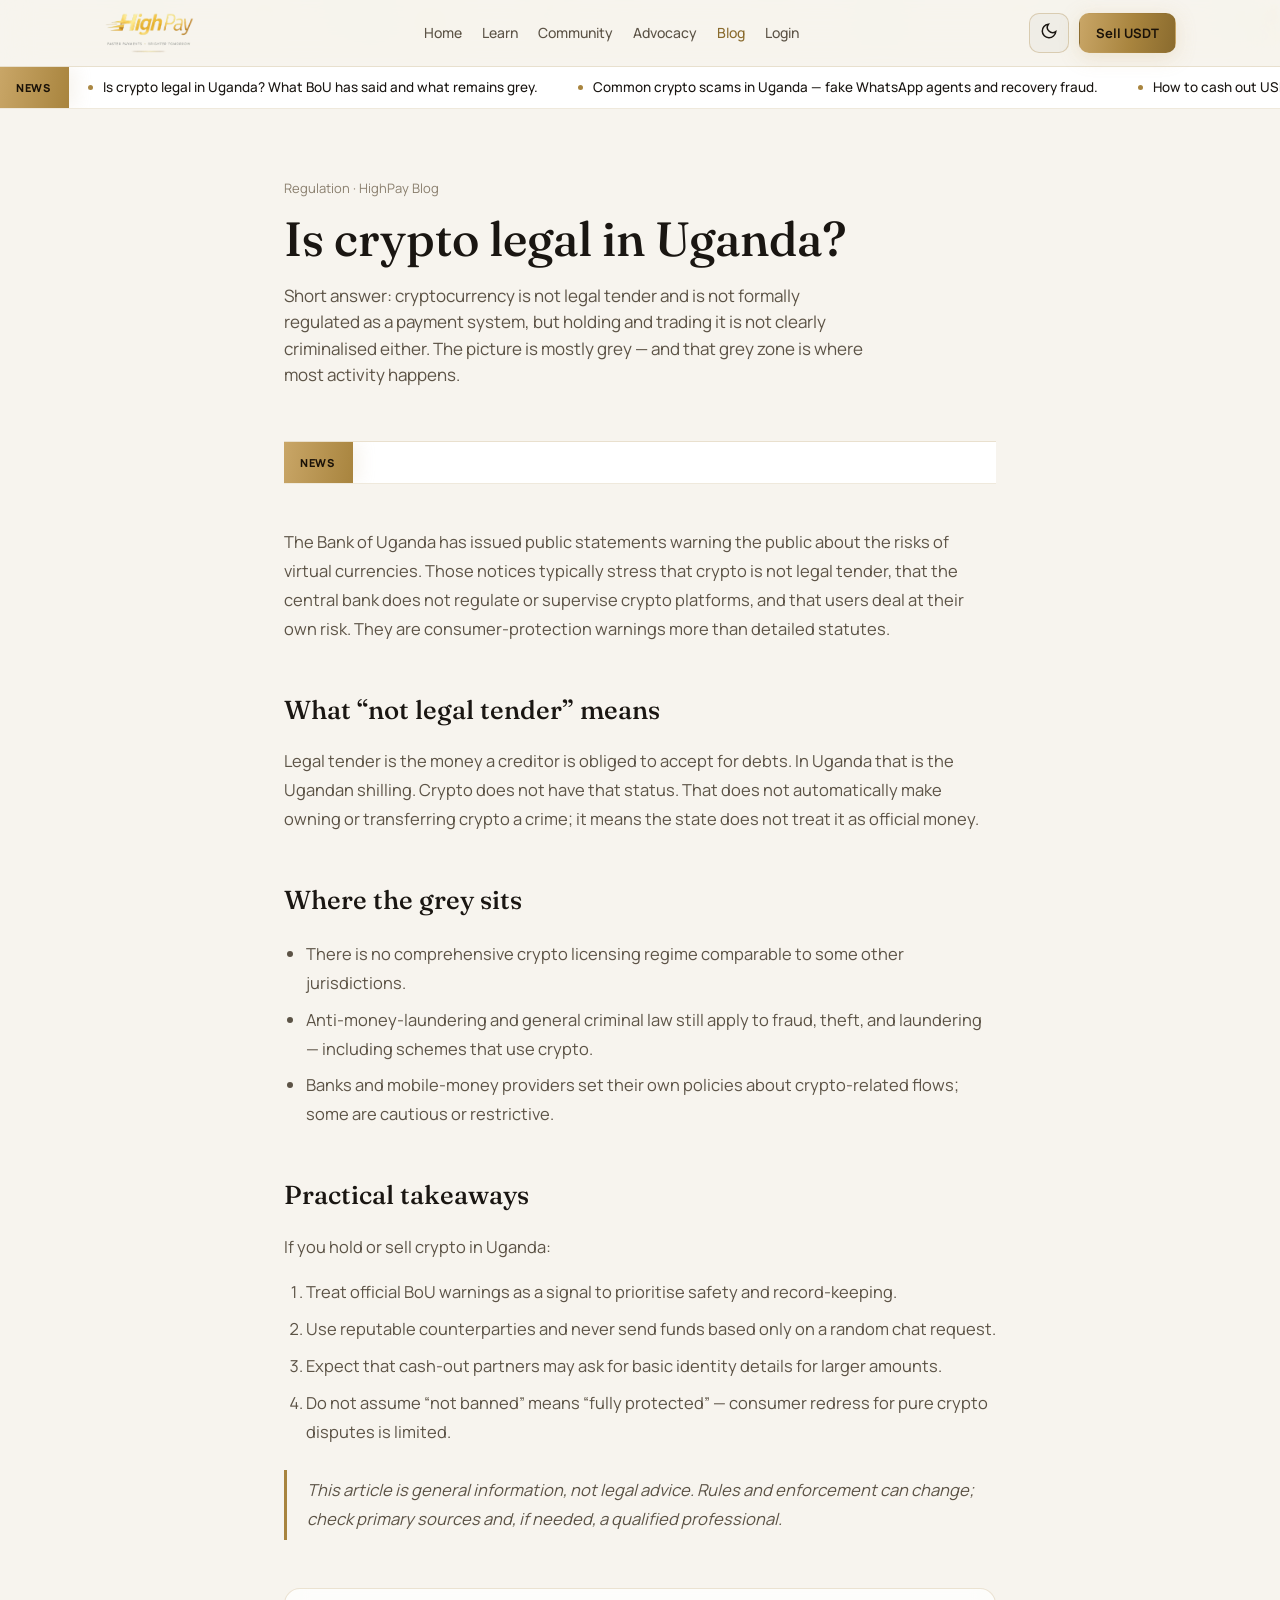
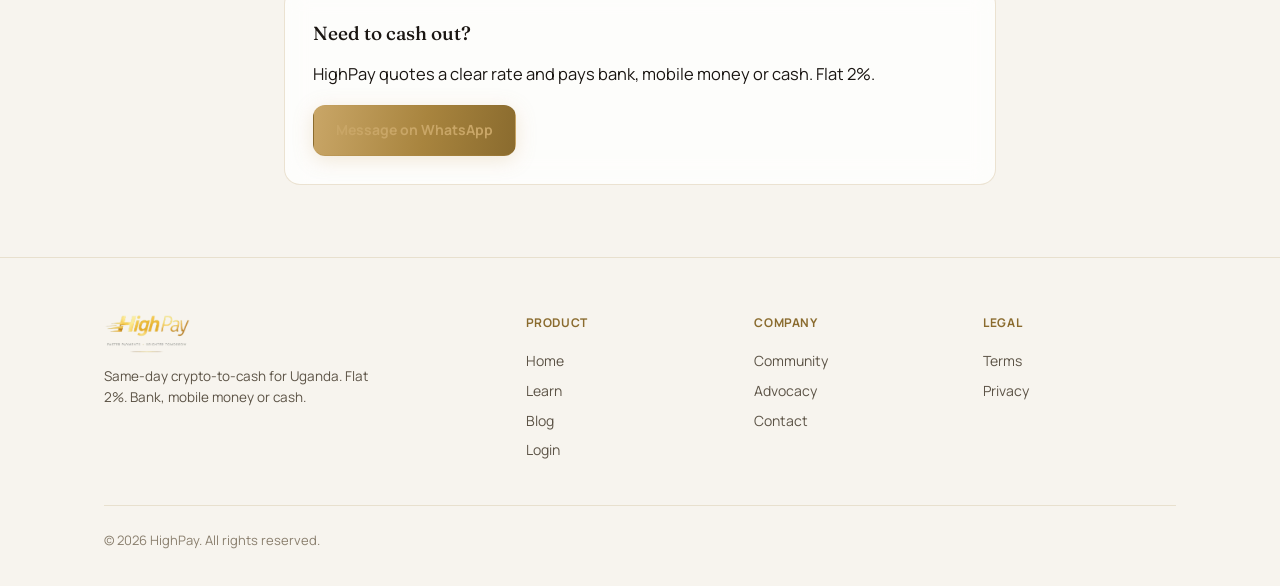
<file: blog/is-crypto-legal-uganda.html>
<!doctype html>
<html lang="en" data-theme="dark">
<head>
<meta charset="UTF-8" />
<meta name="viewport" content="width=device-width, initial-scale=1.0" />
<title>Is crypto legal in Uganda? — HighPay</title>
<link rel="icon" href="../assets/images/logo.png" />
<meta name="description" content="What the Bank of Uganda has said about cryptocurrency, what remains grey, and practical takeaways for people who hold or trade crypto in Uganda." />
<link rel="preconnect" href="https://fonts.googleapis.com" />
<link rel="preconnect" href="https://fonts.gstatic.com" crossorigin />
<link href="https://fonts.googleapis.com/css2?family=Fraunces:opsz,wght@9..144,400;9..144,500;9..144,600&family=Manrope:wght@400;500;600;700;800&display=swap" rel="stylesheet" />
<link rel="stylesheet" href="../assets/styles.css" />
</head>
<body>
<div class="coins-layer" id="coinsLayer" aria-hidden="true"></div>

<header class="nav">
  <div class="wrap nav-inner">
    <a href="../index.html" class="brand">
      <img src="../assets/images/logo.png" alt="HighPay" width="140" height="46" />
    </a>
    <button class="menu-toggle" aria-label="Menu">☰</button>
    <nav class="links">
      <a href="../index.html">Home</a>
      <a href="../learn.html">Learn</a>
      <a href="../community.html">Community</a>
      <a href="../advocacy.html">Advocacy</a>
      <a href="../blog.html" class="active">Blog</a>
      <a href="../login.html">Login</a>
    </nav>
        <div class="nav-actions">
      <button type="button" class="theme-toggle" data-theme-toggle aria-label="Toggle day/night mode">
        <span data-theme-icon></span>
      </button>
      <a href="#" class="btn btn-primary btn-sm" data-wa>Sell USDT</a>
    </div>
  </div>
</header>

<div class="news-marquee" aria-label="News">
  <div class="news-marquee-inner">
    <span class="news-label">News</span>
    <div class="news-track-wrap">
      <div class="news-track" id="newsTrack"></div>
    </div>
  </div>
</div>


<article>
  <div class="wrap-narrow">
    <header class="post-head">
      <p class="meta">Regulation · HighPay Blog</p>
      <h1>Is crypto legal in Uganda?</h1>
      <p class="lede">Short answer: cryptocurrency is not legal tender and is not formally regulated as a payment system, but holding and trading it is not clearly criminalised either. The picture is mostly grey — and that grey zone is where most activity happens.</p>
    </header>

<div class="news-marquee" aria-label="News">
  <div class="news-marquee-inner">
    <span class="news-label">News</span>
    <div class="news-track-wrap">
      <div class="news-track" id="newsTrack"></div>
    </div>
  </div>
</div>


    <div class="post-body">
      <p>The Bank of Uganda has issued public statements warning the public about the risks of virtual currencies. Those notices typically stress that crypto is not legal tender, that the central bank does not regulate or supervise crypto platforms, and that users deal at their own risk. They are consumer-protection warnings more than detailed statutes.</p>

      <h2>What “not legal tender” means</h2>
      <p>Legal tender is the money a creditor is obliged to accept for debts. In Uganda that is the Ugandan shilling. Crypto does not have that status. That does not automatically make owning or transferring crypto a crime; it means the state does not treat it as official money.</p>

      <h2>Where the grey sits</h2>
      <ul>
        <li>There is no comprehensive crypto licensing regime comparable to some other jurisdictions.</li>
        <li>Anti-money-laundering and general criminal law still apply to fraud, theft, and laundering — including schemes that use crypto.</li>
        <li>Banks and mobile-money providers set their own policies about crypto-related flows; some are cautious or restrictive.</li>
      </ul>

      <h2>Practical takeaways</h2>
      <p>If you hold or sell crypto in Uganda:</p>
      <ol>
        <li>Treat official BoU warnings as a signal to prioritise safety and record-keeping.</li>
        <li>Use reputable counterparties and never send funds based only on a random chat request.</li>
        <li>Expect that cash-out partners may ask for basic identity details for larger amounts.</li>
        <li>Do not assume “not banned” means “fully protected” — consumer redress for pure crypto disputes is limited.</li>
      </ol>

      <blockquote>This article is general information, not legal advice. Rules and enforcement can change; check primary sources and, if needed, a qualified professional.</blockquote>

      <div class="post-cta">
        <h3 style="margin:0 0 10px;font-family:var(--display);font-weight:500">Need to cash out?</h3>
        <p style="margin:0 0 16px;color:var(--gray-2)">HighPay quotes a clear rate and pays bank, mobile money or cash. Flat 2%.</p>
        <a href="#" class="btn btn-primary" data-wa>Message on WhatsApp</a>
      </div>
    </div>
  </div>
</article>

<footer>
  <div class="wrap">
    <div class="foot-grid">
      <div class="foot-brand">
        <img src="../assets/images/logo.png" alt="HighPay" width="140" height="44" />
        <p>Same-day crypto-to-cash for Uganda. Flat 2%. Bank, mobile money or cash.</p>
      </div>
      <div class="foot-col">
        <h5>Product</h5>
        <a href="../index.html">Home</a>
        <a href="../learn.html">Learn</a>
        <a href="../blog.html">Blog</a>
        <a href="../login.html">Login</a>
      </div>
      <div class="foot-col">
        <h5>Company</h5>
        <a href="../community.html">Community</a>
        <a href="../advocacy.html">Advocacy</a>
        <a href="#" data-wa>Contact</a>
      </div>
      <div class="foot-col">
        <h5>Legal</h5>
        <a href="../terms.html">Terms</a>
        <a href="../privacy.html">Privacy</a>
      </div>
    </div>
    <div class="foot-bottom">
      <p>© <span id="year"></span> HighPay. All rights reserved.</p>
    </div>
  </div>
</footer>

<script src="../assets/main.js"></script>
</body>
</html>
</file>
<file: assets/styles.css>
:root, [data-theme="dark"] {
  --ink: #050505;
  --ink-2: #0d0d0d;
  --ink-3: #141414;
  --ink-4: #1a1a1a;
  --surface: rgba(255, 255, 255, 0.04);
  --surface-strong: rgba(255, 255, 255, 0.07);
  --white: #fff;
  --off-white: #f6ecd8;
  --text: #f6ecd8;
  --text-muted: #b8a98a;
  --text-dim: #7a6f58;
  --gold: #c9a667;
  --gold-light: #e7d3a1;
  --gold-deep: #a8843e;
  --line: rgba(231, 211, 161, 0.14);
  --line-strong: rgba(231, 211, 161, 0.28);
  --glass: rgba(13, 13, 13, 0.72);
  --glass-border: rgba(231, 211, 161, 0.18);
  --shadow: 0 20px 50px rgba(0, 0, 0, 0.45);
  --nav-bg: rgba(5, 5, 5, 0.85);
  --usdt: #26a17b;
  --display: 'Fraunces', serif;
  --body: 'Manrope', system-ui, sans-serif;
  color-scheme: dark;
}

[data-theme="light"] {
  --ink: #f7f4ee;
  --ink-2: #ffffff;
  --ink-3: #f0ebe3;
  --ink-4: #e8e2d6;
  --surface: rgba(0, 0, 0, 0.03);
  --surface-strong: rgba(0, 0, 0, 0.06);
  --white: #0a0a0a;
  --off-white: #1a1612;
  --text: #1a1612;
  --text-muted: #5c5346;
  --text-dim: #8a7f6e;
  --gold: #a8843e;
  --gold-light: #c9a667;
  --gold-deep: #8a6b2e;
  --line: rgba(168, 132, 62, 0.18);
  --line-strong: rgba(168, 132, 62, 0.32);
  --glass: rgba(255, 255, 255, 0.78);
  --glass-border: rgba(168, 132, 62, 0.22);
  --shadow: 0 16px 40px rgba(40, 30, 10, 0.12);
  --nav-bg: rgba(247, 244, 238, 0.9);
  --usdt: #26a17b;
  color-scheme: light;
}

* { box-sizing: border-box }
html { scroll-behavior: smooth }
body {
  margin: 0;
  background: var(--ink);
  color: var(--text);
  font-family: var(--body);
  -webkit-font-smoothing: antialiased;
  line-height: 1.55;
  overflow-x: hidden;
  transition: background 0.3s ease, color 0.3s ease;
}
a { color: inherit; text-decoration: none }
button { font-family: inherit; cursor: pointer }
input, select, textarea { font-family: inherit }
img { max-width: 100%; display: block }
::selection { background: var(--gold); color: var(--ink) }
:focus-visible { outline: 2px solid var(--gold); outline-offset: 3px }

.wrap { max-width: 1120px; margin: 0 auto; padding-inline: 24px }
.wrap-narrow { max-width: 760px; margin: 0 auto; padding-inline: 24px }

.gold-text {
  background: linear-gradient(100deg, var(--gold-light), var(--gold) 55%, var(--gold-light));
  -webkit-background-clip: text;
  background-clip: text;
  color: transparent;
}

.glass {
  background: var(--glass);
  backdrop-filter: blur(16px) saturate(1.2);
  -webkit-backdrop-filter: blur(16px) saturate(1.2);
  border: 1px solid var(--glass-border);
  border-radius: 16px;
}

.coins-layer {
  position: fixed; inset: 0; pointer-events: none; z-index: 0; overflow: hidden;
}
.coin {
  position: absolute; font-size: 22px; opacity: 0.18;
  animation: floatCoin linear infinite;
  user-select: none;
  text-shadow: 0 0 12px rgba(201, 166, 103, 0.4);
}
.coin.gold { color: #e7d3a1 }
.coin.amber { color: #c9a667 }
.coin.bright { color: #f5e6c0 }
.coin.deep { color: #a8843e }
[data-theme="light"] .coin { opacity: 0.12 }
@keyframes floatCoin {
  0% { transform: translateY(110vh) rotate(0) scale(0.7); opacity: 0 }
  8% { opacity: 0.18 }
  92% { opacity: 0.14 }
  100% { transform: translateY(-12vh) rotate(360deg) scale(1.1); opacity: 0 }
}

header.nav {
  position: sticky; top: 0; z-index: 50;
  background: var(--nav-bg);
  backdrop-filter: blur(16px) saturate(1.3);
  -webkit-backdrop-filter: blur(16px) saturate(1.3);
  border-bottom: 1px solid var(--line);
  transition: background 0.3s ease;
}
.nav-inner {
  display: flex; align-items: center; justify-content: space-between;
  padding-block: 12px; gap: 16px; flex-wrap: wrap;
}
.brand { display: flex; align-items: center; gap: 10px }
.brand img {
  height: 42px; width: auto;
  filter: drop-shadow(0 0 10px rgba(201, 166, 103, 0.35));
}
[data-theme="light"] .brand img { filter: none }
nav.links { display: flex; gap: 20px; align-items: center; flex-wrap: wrap }
nav.links a {
  font-size: 14px; color: var(--text-muted); transition: color 0.15s; font-weight: 500;
}
nav.links a:hover, nav.links a.active { color: var(--gold-light) }
[data-theme="light"] nav.links a:hover,
[data-theme="light"] nav.links a.active { color: var(--gold-deep) }
.nav-actions { display: flex; gap: 10px; align-items: center }
.theme-toggle {
  width: 40px; height: 40px; border-radius: 10px;
  border: 1px solid var(--line-strong);
  background: var(--surface);
  color: var(--text);
  display: flex; align-items: center; justify-content: center;
  transition: border-color 0.15s, background 0.15s;
}
.theme-toggle:hover { border-color: var(--gold); background: var(--surface-strong) }
.theme-toggle svg { width: 18px; height: 18px }
.menu-toggle {
  display: none; background: none; border: 1px solid var(--line-strong);
  border-radius: 10px; padding: 8px 10px; color: var(--text);
}
@media (max-width: 900px) {
  nav.links {
    display: none; width: 100%; flex-direction: column; align-items: flex-start;
    padding-top: 14px; border-top: 1px solid var(--line); margin-top: 8px;
  }
  nav.links.open { display: flex }
  .menu-toggle { display: block }
}

.btn {
  display: inline-flex; align-items: center; gap: 8px; border-radius: 12px;
  padding: 12px 22px; font-size: 14px; font-weight: 700;
  border: 1px solid transparent;
  transition: transform 0.15s, box-shadow 0.15s, background 0.15s, border-color 0.15s;
  white-space: nowrap;
}
.btn:active { transform: translateY(1px) }
.btn-primary {
  background: linear-gradient(100deg, var(--gold-light), var(--gold) 55%, var(--gold-deep));
  color: #1a1208;
  box-shadow: 0 4px 20px rgba(201, 166, 103, 0.25);
}
.btn-primary:hover {
  box-shadow: 0 0 28px rgba(201, 166, 103, 0.4);
  transform: translateY(-1px);
}
.btn-ghost {
  border: 1px solid var(--line-strong);
  color: var(--text);
  background: var(--surface);
  backdrop-filter: blur(8px);
}
.btn-ghost:hover {
  border-color: var(--gold);
  color: var(--gold-light);
  background: rgba(201, 166, 103, 0.08);
}
.btn-sm { padding: 9px 16px; font-size: 13px; border-radius: 10px }

.news-marquee {
  border-bottom: 1px solid var(--line);
  background: var(--ink-2);
  overflow: hidden;
  position: relative;
  z-index: 2;
  height: 42px;
}
.news-marquee-inner {
  position: relative;
  height: 100%;
  display: flex;
  align-items: center;
}
.news-label {
  position: absolute;
  left: 0;
  top: 0;
  bottom: 0;
  z-index: 3;
  display: flex;
  align-items: center;
  padding: 0 18px 0 16px;
  font-size: 11px;
  font-weight: 800;
  letter-spacing: 0.06em;
  text-transform: uppercase;
  color: #1a1208;
  background: linear-gradient(100deg, var(--gold-light), var(--gold));
  border-radius: 0;
  /* solid opaque so scrolling text passes underneath */
  box-shadow: 8px 0 16px rgba(5, 5, 5, 0.55);
}
[data-theme="light"] .news-label {
  box-shadow: 8px 0 16px rgba(247, 244, 238, 0.9);
}
.news-track-wrap {
  flex: 1;
  overflow: hidden;
  height: 100%;
  display: flex;
  align-items: center;
  /* leave space so text starts after the solid badge */
  padding-left: 88px;
}
.news-track {
  display: flex;
  gap: 40px;
  white-space: nowrap;
  animation: newsScroll 45s linear infinite;
  width: max-content;
}
.news-track:hover { animation-play-state: paused }
.news-item {
  font-size: 13.5px;
  color: var(--text-muted);
  display: inline-flex;
  align-items: center;
  gap: 10px;
}
.news-item a { color: var(--text); font-weight: 500 }
.news-item a:hover { color: var(--gold-light) }
.news-dot {
  width: 5px; height: 5px; border-radius: 50%;
  background: var(--gold); flex: none;
}
@keyframes newsScroll {
  from { transform: translateX(0) }
  to { transform: translateX(-50%) }
}
@media (prefers-reduced-motion: reduce) {
  .news-track { animation: none }
}

/* Hero USDT gold background */
.hero-bg-usdt {
  position: absolute;
  right: -5%;
  top: 10%;
  width: min(520px, 55vw);
  height: min(520px, 55vw);
  background: url('images/usdt-gold.jpg') center / cover no-repeat;
  opacity: 0.12;
  filter: blur(1px) saturate(1.1);
  pointer-events: none;
  z-index: 0;
  border-radius: 50%;
  mask-image: radial-gradient(circle, black 30%, transparent 72%);
  -webkit-mask-image: radial-gradient(circle, black 30%, transparent 72%);
}
[data-theme="light"] .hero-bg-usdt { opacity: 0.18 }

/* Page hero visuals */
.page-visual {
  border-radius: 20px;
  overflow: hidden;
  border: 1px solid var(--glass-border);
  margin-bottom: 36px;
  aspect-ratio: 21/9;
  max-height: 280px;
  background: var(--ink-3);
}
.page-visual img {
  width: 100%;
  height: 100%;
  object-fit: cover;
}
.visual-grid {
  display: grid;
  grid-template-columns: 1.2fr 1fr;
  gap: 16px;
  margin-bottom: 40px;
}
@media (max-width: 700px) {
  .visual-grid { grid-template-columns: 1fr }
}
.visual-grid .page-visual { margin-bottom: 0; aspect-ratio: 16/10; max-height: none }

.hero {
  position: relative;
  padding: 64px 0 52px;
  overflow: hidden;
  z-index: 1;
}
.hero::before {
  content: '';
  position: absolute; inset: 0; z-index: -1;
  background:
    radial-gradient(700px 420px at 85% -8%, rgba(201, 166, 103, 0.1), transparent 60%),
    radial-gradient(520px 360px at 5% 110%, rgba(38, 161, 123, 0.06), transparent 60%);
}
[data-theme="light"] .hero::before {
  background:
    radial-gradient(700px 420px at 85% -8%, rgba(201, 166, 103, 0.12), transparent 60%),
    radial-gradient(520px 360px at 5% 110%, rgba(38, 161, 123, 0.08), transparent 60%);
}
.hero-grid {
  position: relative;
  z-index: 1;
  display: grid;
  grid-template-columns: 1.05fr 0.95fr;
  gap: 48px;
  align-items: center;
}
@media (max-width: 920px) {
  .hero-grid { grid-template-columns: 1fr }
}
.kicker {
  font-size: 14px;
  color: var(--gold-light);
  font-weight: 600;
  margin-bottom: 16px;
  letter-spacing: 0.02em;
  display: flex;
  align-items: center;
  gap: 8px;
}
[data-theme="light"] .kicker { color: var(--gold-deep) }
.pulse-dot {
  display: inline-block;
  width: 8px; height: 8px; border-radius: 50%;
  background: var(--gold-light);
  box-shadow: 0 0 0 0 rgba(201, 166, 103, 0.55);
  animation: pulse 2s infinite;
}
@keyframes pulse {
  0% { box-shadow: 0 0 0 0 rgba(201, 166, 103, 0.55) }
  70% { box-shadow: 0 0 0 8px rgba(201, 166, 103, 0) }
  100% { box-shadow: 0 0 0 0 rgba(201, 166, 103, 0) }
}
h1.headline {
  font-family: var(--display);
  font-weight: 500;
  font-size: clamp(36px, 5vw, 58px);
  line-height: 1.08;
  margin: 0 0 20px;
  max-width: 14ch;
  color: var(--text);
}
.sub {
  font-size: 17px;
  color: var(--text-muted);
  max-width: 46ch;
  margin: 0 0 28px;
}
.hero-cta { display: flex; gap: 12px; flex-wrap: wrap; margin-bottom: 32px }
.trust-row {
  display: flex; gap: 24px; flex-wrap: wrap;
  font-size: 13.5px; color: var(--text-muted);
}
.trust-row div { display: flex; align-items: center; gap: 8px }
.trust-row svg { flex: none; stroke: var(--gold) }

.calc-card {
  position: relative;
  border-radius: 20px;
  padding: 1px;
  background: linear-gradient(145deg, rgba(231, 211, 161, 0.4), rgba(38, 161, 123, 0.15) 50%, rgba(231, 211, 161, 0.2));
  box-shadow: var(--shadow);
}
.calc-inner {
  background: var(--glass);
  backdrop-filter: blur(20px) saturate(1.2);
  -webkit-backdrop-filter: blur(20px) saturate(1.2);
  border-radius: 19px;
  padding: 28px;
  border: 1px solid var(--glass-border);
}
.calc-head {
  display: flex; align-items: center; justify-content: space-between;
  margin-bottom: 20px;
}
.calc-head h3 {
  font-family: var(--display);
  font-weight: 500;
  font-size: 19px;
  margin: 0;
  color: var(--text);
}
.live-tag {
  font-size: 12px;
  color: var(--gold-light);
  display: flex;
  align-items: center;
  font-weight: 600;
  gap: 4px;
}
[data-theme="light"] .live-tag { color: var(--gold-deep) }
.usdt-badge {
  display: inline-flex;
  align-items: center;
  gap: 8px;
  padding: 6px 12px;
  border-radius: 999px;
  background: rgba(38, 161, 123, 0.12);
  border: 1px solid rgba(38, 161, 123, 0.3);
  font-size: 13px;
  font-weight: 700;
  color: var(--usdt);
  margin-bottom: 16px;
}
.usdt-badge img { width: 22px; height: 22px; border-radius: 50% }
.field-row { margin-bottom: 14px }
.field {
  background: var(--surface);
  border: 1px solid var(--line);
  border-radius: 12px;
  padding: 14px 16px;
  transition: border-color 0.15s;
}
.field:focus-within { border-color: var(--gold) }
.field label {
  display: block;
  font-size: 11.5px;
  color: var(--text-muted);
  margin-bottom: 6px;
  font-weight: 600;
}
.field input {
  width: 100%;
  background: none;
  border: none;
  color: var(--white);
  font-size: 26px;
  font-weight: 700;
  font-family: var(--body);
  outline: none;
}
.calc-arrow {
  display: flex;
  justify-content: center;
  padding: 6px 0 12px;
  color: var(--text-dim);
}
.payout-box {
  border-radius: 14px;
  padding: 20px 16px;
  margin-bottom: 8px;
  background: linear-gradient(135deg, rgba(201, 166, 103, 0.12), rgba(38, 161, 123, 0.06));
  border: 1px solid var(--line-strong);
}
.payout-box label {
  font-size: 12px;
  color: var(--text-muted);
  display: block;
  margin-bottom: 6px;
}
.payout-value {
  font-family: var(--display);
  font-size: clamp(28px, 4vw, 34px);
  font-weight: 500;
  letter-spacing: -0.02em;
}
.payout-meta {
  font-size: 12.5px;
  color: var(--text-muted);
  margin-top: 10px;
  display: flex;
  justify-content: space-between;
  flex-wrap: wrap;
  gap: 6px;
}
.calc-cta { width: 100%; justify-content: center; margin-top: 16px }
.calc-note {
  font-size: 12px;
  color: var(--text-dim);
  margin-top: 14px;
  text-align: center;
}

.ticker-strip {
  border-top: 1px solid var(--line);
  border-bottom: 1px solid var(--line);
  background: var(--ink-2);
  overflow: hidden;
  position: relative;
  z-index: 1;
}
.ticker-track {
  display: flex;
  gap: 48px;
  padding: 14px 0;
  white-space: nowrap;
  animation: scroll 28s linear infinite;
  width: max-content;
}
.ticker-track span {
  font-size: 13.5px;
  color: var(--text-muted);
  display: inline-flex;
  gap: 8px;
  align-items: baseline;
}
.ticker-track b { color: var(--gold-light); font-weight: 700 }
[data-theme="light"] .ticker-track b { color: var(--gold-deep) }
@keyframes scroll {
  from { transform: translateX(0) }
  to { transform: translateX(-50%) }
}
@media (prefers-reduced-motion: reduce) {
  .ticker-track { animation: none }
}

section { padding: 80px 0; position: relative; z-index: 1 }
.sec-head { max-width: 640px; margin-bottom: 48px }
.sec-head.center { margin-left: auto; margin-right: auto; text-align: center }
.sec-label {
  font-size: 12px;
  color: var(--gold);
  font-weight: 700;
  margin-bottom: 12px;
  letter-spacing: 0.06em;
  text-transform: uppercase;
}
.sec-head h2 {
  font-family: var(--display);
  font-weight: 500;
  font-size: clamp(26px, 3.2vw, 38px);
  margin: 0 0 12px;
  color: var(--text);
}
.sec-head p {
  color: var(--text-muted);
  font-size: 15.5px;
  margin: 0;
  max-width: 56ch;
}
.sec-head.center p { margin-inline: auto }

.rate-card {
  display: grid;
  grid-template-columns: auto 1fr auto auto;
  gap: 24px;
  align-items: center;
  padding: 24px 28px;
  border-radius: 16px;
  background: var(--glass);
  backdrop-filter: blur(12px);
  border: 1px solid var(--glass-border);
  box-shadow: var(--shadow);
}
@media (max-width: 640px) {
  .rate-card {
    grid-template-columns: 1fr 1fr;
    gap: 16px;
  }
  .rate-card .rate-change { grid-column: 1 / -1 }
}
.rate-asset {
  display: flex;
  align-items: center;
  gap: 14px;
}
.rate-asset img {
  width: 48px;
  height: 48px;
  border-radius: 50%;
  box-shadow: 0 4px 12px rgba(38, 161, 123, 0.3);
}
.rate-asset b { display: block; font-size: 17px; color: var(--text) }
.rate-asset span { font-size: 13px; color: var(--text-muted) }
.rate-num {
  font-variant-numeric: tabular-nums;
  font-weight: 700;
  font-size: 18px;
  color: var(--text);
}
.rate-num small {
  display: block;
  font-size: 12px;
  font-weight: 500;
  color: var(--text-muted);
  margin-top: 2px;
}
.rate-change {
  font-weight: 700;
  font-size: 15px;
}
.rate-change.up { color: var(--usdt) }
.rate-change.down { color: #c45c5c }
.rates-foot {
  font-size: 12.5px;
  color: var(--text-dim);
  margin-top: 16px;
}

.process-list { display: flex; flex-direction: column }
.process-item {
  display: grid;
  grid-template-columns: 56px 1fr;
  gap: 20px;
  padding: 26px 0;
}
.process-item + .process-item { border-top: 1px solid var(--line) }
.process-num {
  font-family: var(--display);
  font-size: 24px;
  color: var(--gold);
  font-weight: 500;
}
.process-item h3 {
  font-size: 17px;
  margin: 0 0 6px;
  font-weight: 700;
  color: var(--text);
}
.process-item p {
  color: var(--text-muted);
  font-size: 14.5px;
  margin: 0;
  max-width: 60ch;
}

.payout-methods {
  display: grid;
  grid-template-columns: repeat(3, 1fr);
  gap: 16px;
  margin-top: 44px;
}
@media (max-width: 760px) {
  .payout-methods { grid-template-columns: 1fr }
}
.method-card {
  border: 1px solid var(--glass-border);
  border-radius: 16px;
  padding: 24px;
  background: var(--glass);
  backdrop-filter: blur(12px);
  transition: border-color 0.2s, transform 0.2s, box-shadow 0.2s;
}
.method-card:hover {
  border-color: var(--line-strong);
  transform: translateY(-3px);
  box-shadow: var(--shadow);
}
.method-card h4 { margin: 14px 0 6px; font-size: 16px; color: var(--text) }
.method-card p { margin: 0; font-size: 13.5px; color: var(--text-muted) }
.method-card svg { stroke: var(--gold) }
.method-card .cta {
  margin-top: 14px;
  font-size: 13px;
  color: var(--gold-light);
  font-weight: 600;
}
[data-theme="light"] .method-card .cta { color: var(--gold-deep) }

.card-grid {
  display: grid;
  grid-template-columns: repeat(3, 1fr);
  gap: 18px;
}
.card-grid.two { grid-template-columns: repeat(2, 1fr) }
@media (max-width: 860px) {
  .card-grid, .card-grid.two { grid-template-columns: 1fr }
}
.card {
  border: 1px solid var(--glass-border);
  border-radius: 16px;
  padding: 24px;
  background: var(--glass);
  backdrop-filter: blur(12px);
  transition: transform 0.2s, border-color 0.2s, box-shadow 0.2s;
  display: flex;
  flex-direction: column;
}
.card:hover {
  transform: translateY(-4px);
  border-color: var(--line-strong);
  box-shadow: var(--shadow);
}
.card .tag {
  font-size: 11px;
  color: var(--gold);
  font-weight: 700;
  letter-spacing: 0.05em;
  text-transform: uppercase;
  margin-bottom: 12px;
}
.card h3 {
  font-family: var(--display);
  font-size: 19px;
  font-weight: 500;
  margin: 0 0 10px;
  line-height: 1.25;
  color: var(--text);
}
.card p {
  font-size: 14px;
  color: var(--text-muted);
  margin: 0 0 16px;
  flex: 1;
}
.card .read {
  font-size: 13px;
  color: var(--gold-light);
  font-weight: 600;
}
[data-theme="light"] .card .read { color: var(--gold-deep) }

.band {
  border-radius: 20px;
  padding: 40px;
  background: var(--glass);
  backdrop-filter: blur(16px);
  border: 1px solid var(--glass-border);
}
.band h3 {
  font-family: var(--display);
  font-size: 24px;
  font-weight: 500;
  margin: 0 0 10px;
  color: var(--text);
}
.band p {
  color: var(--text-muted);
  margin: 0;
  font-size: 15.5px;
  max-width: 60ch;
}
.band .actions { margin-top: 22px; display: flex; gap: 12px; flex-wrap: wrap }

.fee-band {
  border-radius: 20px;
  padding: 40px;
  display: grid;
  grid-template-columns: auto 1fr;
  gap: 36px;
  align-items: center;
  background: var(--glass);
  backdrop-filter: blur(16px);
  border: 1px solid var(--glass-border);
}
@media (max-width: 700px) {
  .fee-band { grid-template-columns: 1fr }
}
.fee-number {
  font-family: var(--display);
  font-size: 68px;
  font-weight: 500;
  color: var(--gold-light);
  line-height: 1;
}
[data-theme="light"] .fee-number { color: var(--gold-deep) }
.fee-band h3 {
  margin: 0;
  font-family: var(--display);
  font-size: 22px;
  font-weight: 500;
  color: var(--text);
}
.fee-band p {
  color: var(--text-muted);
  margin: 10px 0 0;
  font-size: 15.5px;
  max-width: 52ch;
}

.gallery-grid {
  display: grid;
  grid-template-columns: repeat(3, 1fr);
  gap: 16px;
  margin-top: 36px;
}
@media (max-width: 760px) {
  .gallery-grid { grid-template-columns: 1fr }
}
.gallery-item {
  border-radius: 16px;
  overflow: hidden;
  border: 1px solid var(--glass-border);
  background: var(--ink-3);
  position: relative;
  aspect-ratio: 4/3;
}
.gallery-item img {
  width: 100%;
  height: 100%;
  object-fit: cover;
  transition: transform 0.35s ease;
}
.gallery-item:hover img { transform: scale(1.04) }
.gallery-caption {
  position: absolute;
  bottom: 0; left: 0; right: 0;
  padding: 14px 16px;
  background: linear-gradient(transparent, rgba(0, 0, 0, 0.75));
  font-size: 13px;
  font-weight: 600;
  color: #f6ecd8;
}

.form { display: flex; flex-direction: column; gap: 16px; max-width: 440px }
.form label {
  font-size: 13px;
  color: var(--text-muted);
  font-weight: 600;
  margin-bottom: 6px;
  display: block;
}
.form input, .form textarea, .form select {
  width: 100%;
  padding: 14px 16px;
  font-size: 15px;
  background: var(--surface);
  border: 1px solid var(--line);
  border-radius: 12px;
  color: var(--white);
  outline: none;
  transition: border-color 0.15s;
}
.form input:focus, .form textarea:focus, .form select:focus {
  border-color: var(--gold);
}
.form .note { font-size: 12px; color: var(--text-dim) }
.auth-providers {
  display: flex;
  flex-direction: column;
  gap: 10px;
  margin-top: 8px;
}
.btn-oauth {
  width: 100%;
  justify-content: center;
  border-radius: 12px;
  padding: 13px 18px;
  font-weight: 600;
  font-size: 14px;
  border: 1px solid var(--line-strong);
  background: var(--surface);
  color: var(--text);
  transition: border-color 0.15s, background 0.15s;
  display: inline-flex;
  align-items: center;
  gap: 10px;
  cursor: pointer;
}
.btn-oauth:hover {
  border-color: var(--gold);
  background: var(--surface-strong);
}
.btn-oauth svg { width: 18px; height: 18px }
.divider-or {
  display: flex;
  align-items: center;
  gap: 14px;
  margin: 20px 0;
  color: var(--text-dim);
  font-size: 13px;
}
.divider-or::before, .divider-or::after {
  content: '';
  flex: 1;
  height: 1px;
  background: var(--line);
}

.cta-band {
  text-align: center;
  padding: 90px 0;
  position: relative;
  z-index: 1;
}
.cta-band h2 {
  font-family: var(--display);
  font-weight: 500;
  font-size: clamp(30px, 4vw, 46px);
  margin: 0 0 14px;
  color: var(--text);
}
.cta-band p {
  color: var(--text-muted);
  margin: 0 0 28px;
  font-size: 17px;
}
.cta-band .btn-primary { padding: 15px 32px; font-size: 15px }

.post-head {
  padding: 56px 0 36px;
  border-bottom: 1px solid var(--line);
}
.post-head .meta {
  font-size: 13px;
  color: var(--text-dim);
  margin-bottom: 14px;
}
.post-head h1 {
  font-family: var(--display);
  font-weight: 500;
  font-size: clamp(30px, 4.2vw, 48px);
  line-height: 1.12;
  margin: 0 0 16px;
  max-width: 20ch;
  color: var(--text);
}
.post-head .lede {
  font-size: 17px;
  color: var(--text-muted);
  max-width: 58ch;
}
.post-body {
  padding: 44px 0 72px;
  font-size: 16.5px;
  line-height: 1.75;
  color: var(--text);
}
.post-body h2 {
  font-family: var(--display);
  font-size: 26px;
  font-weight: 500;
  margin: 44px 0 14px;
  color: var(--text);
}
.post-body h3 {
  font-size: 19px;
  font-weight: 700;
  margin: 32px 0 10px;
  color: var(--text);
}
.post-body p { margin: 0 0 16px; color: var(--text-muted) }
.post-body ul, .post-body ol {
  padding-left: 22px;
  color: var(--text-muted);
}
.post-body li { margin-bottom: 8px }
.post-body a {
  color: var(--gold-light);
  border-bottom: 1px solid var(--line-strong);
}
.post-body a:hover { border-color: var(--gold) }
.post-body blockquote {
  border-left: 3px solid var(--gold);
  margin: 24px 0;
  padding: 6px 0 6px 20px;
  color: var(--text-muted);
  font-style: italic;
}
.post-cta {
  margin: 48px 0 0;
  padding: 28px;
  border-radius: 16px;
  background: var(--glass);
  backdrop-filter: blur(12px);
  border: 1px solid var(--glass-border);
}

footer {
  border-top: 1px solid var(--line);
  padding: 56px 0 36px;
  position: relative;
  z-index: 1;
}
.foot-grid {
  display: grid;
  grid-template-columns: 2fr 1fr 1fr 1fr;
  gap: 36px;
  margin-bottom: 40px;
}
@media (max-width: 800px) {
  .foot-grid { grid-template-columns: 1fr 1fr; gap: 28px }
}
@media (max-width: 520px) {
  .foot-grid { grid-template-columns: 1fr }
}
.foot-col h5 {
  font-size: 12px;
  color: var(--gold-light);
  font-weight: 700;
  margin: 0 0 14px;
  letter-spacing: 0.05em;
  text-transform: uppercase;
}
[data-theme="light"] .foot-col h5 { color: var(--gold-deep) }
.foot-col a {
  display: block;
  font-size: 14px;
  color: var(--text-muted);
  padding: 4px 0;
}
.foot-col a:hover { color: var(--gold-light) }
.foot-brand img { height: 40px; width: auto; margin-bottom: 12px }
.foot-brand p {
  font-size: 13.5px;
  color: var(--text-muted);
  margin: 0;
  max-width: 34ch;
}
.foot-bottom {
  display: flex;
  justify-content: space-between;
  align-items: center;
  flex-wrap: wrap;
  gap: 14px;
  padding-top: 24px;
  border-top: 1px solid var(--line);
}
.foot-bottom p { font-size: 13px; color: var(--text-dim); margin: 0 }
.disclaimer {
  font-size: 12px;
  color: var(--text-dim);
  opacity: 0.9;
  margin-top: 20px;
  max-width: 78ch;
}

.sr-only {
  position: absolute; width: 1px; height: 1px; padding: 0; margin: -1px;
  overflow: hidden; clip: rect(0, 0, 0, 0); white-space: nowrap; border: 0;
}


/* Trust stats */
.stats-row {
  display: grid;
  grid-template-columns: repeat(3, 1fr);
  gap: 16px;
  margin-top: 36px;
}
@media (max-width: 700px) {
  .stats-row { grid-template-columns: 1fr; }
}
.stat-card {
  border-radius: 16px;
  padding: 22px 20px;
  background: var(--glass);
  backdrop-filter: blur(12px);
  border: 1px solid var(--glass-border);
  text-align: center;
}
.stat-card .num {
  font-family: var(--display);
  font-size: clamp(28px, 4vw, 36px);
  font-weight: 500;
  color: var(--gold-light);
  line-height: 1.1;
  margin-bottom: 6px;
}
[data-theme="light"] .stat-card .num { color: var(--gold-deep); }
.stat-card .label {
  font-size: 13px;
  color: var(--text-muted);
  margin: 0;
}
.location-pill {
  display: inline-flex;
  align-items: center;
  gap: 8px;
  margin-top: 18px;
  padding: 8px 14px;
  border-radius: 999px;
  border: 1px solid var(--line-strong);
  background: var(--surface);
  font-size: 13px;
  color: var(--text-muted);
}
.location-pill svg { flex: none; stroke: var(--gold); }
</file>
